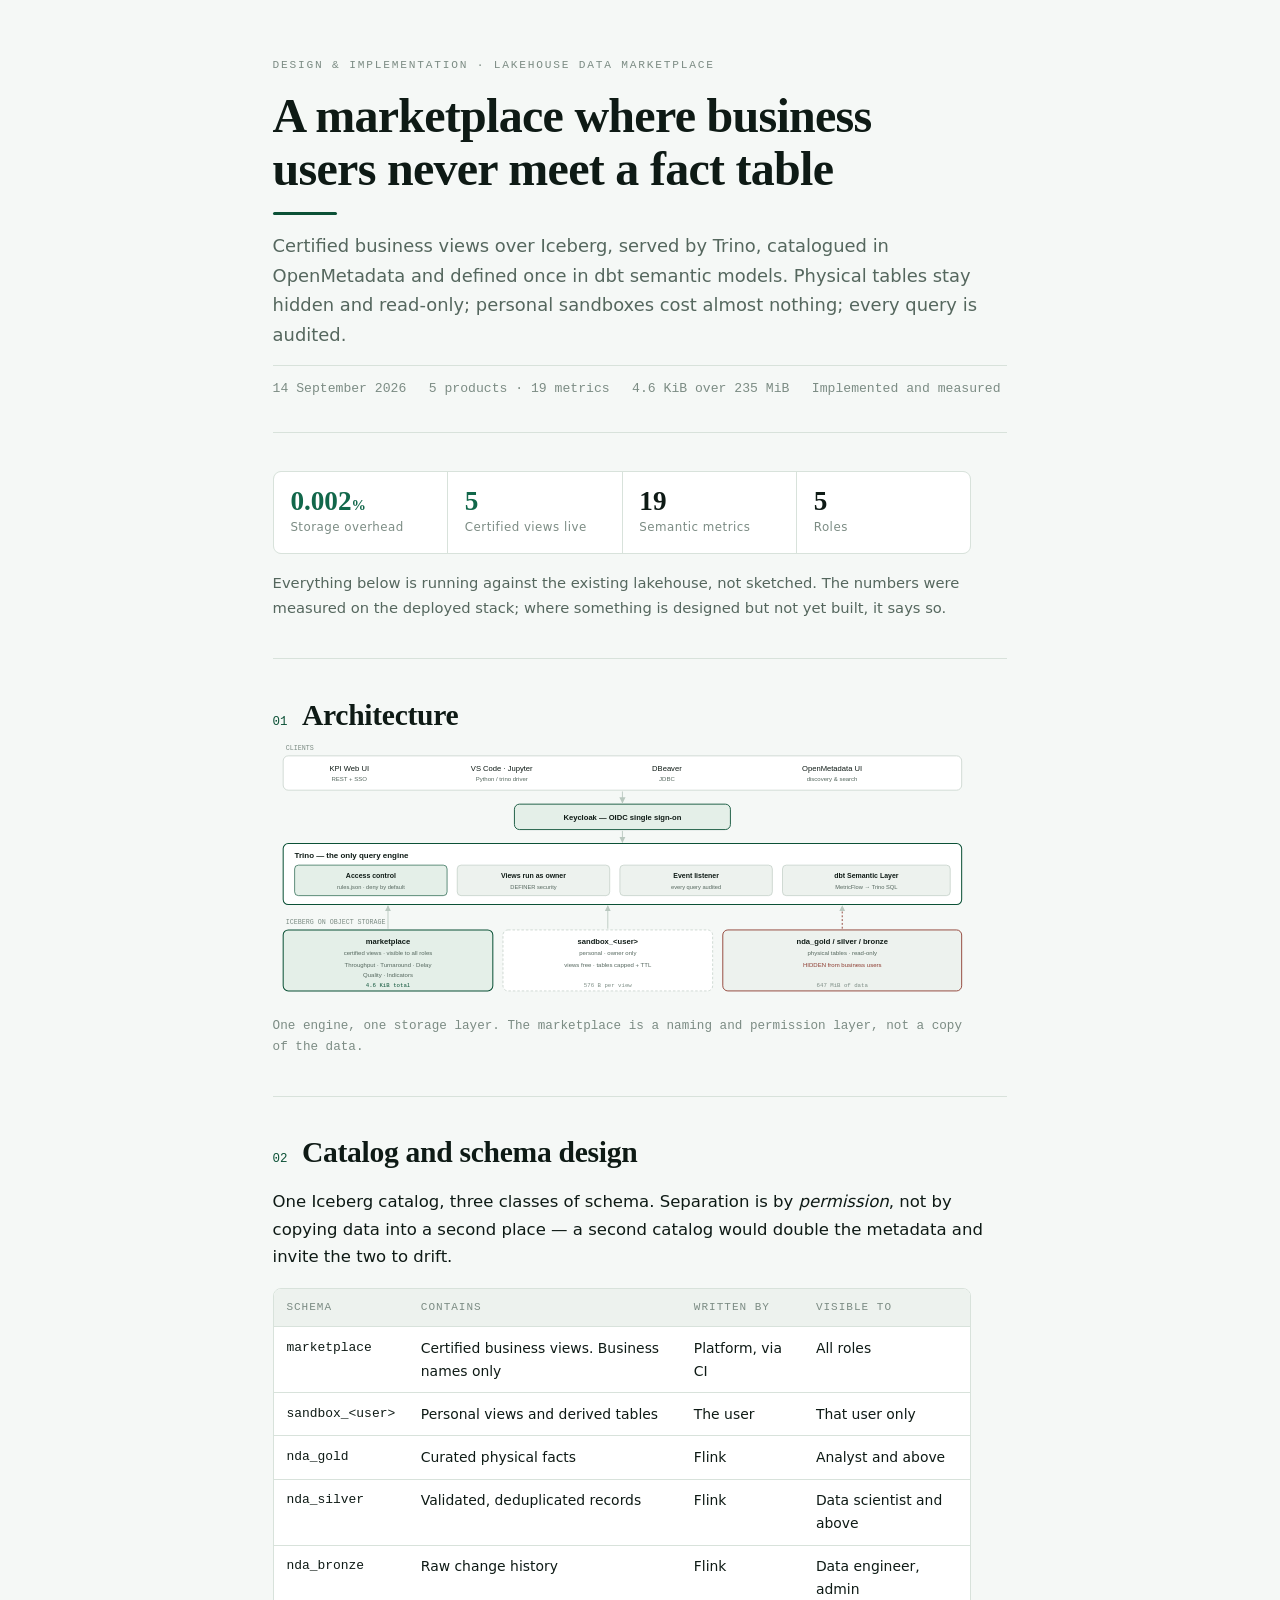
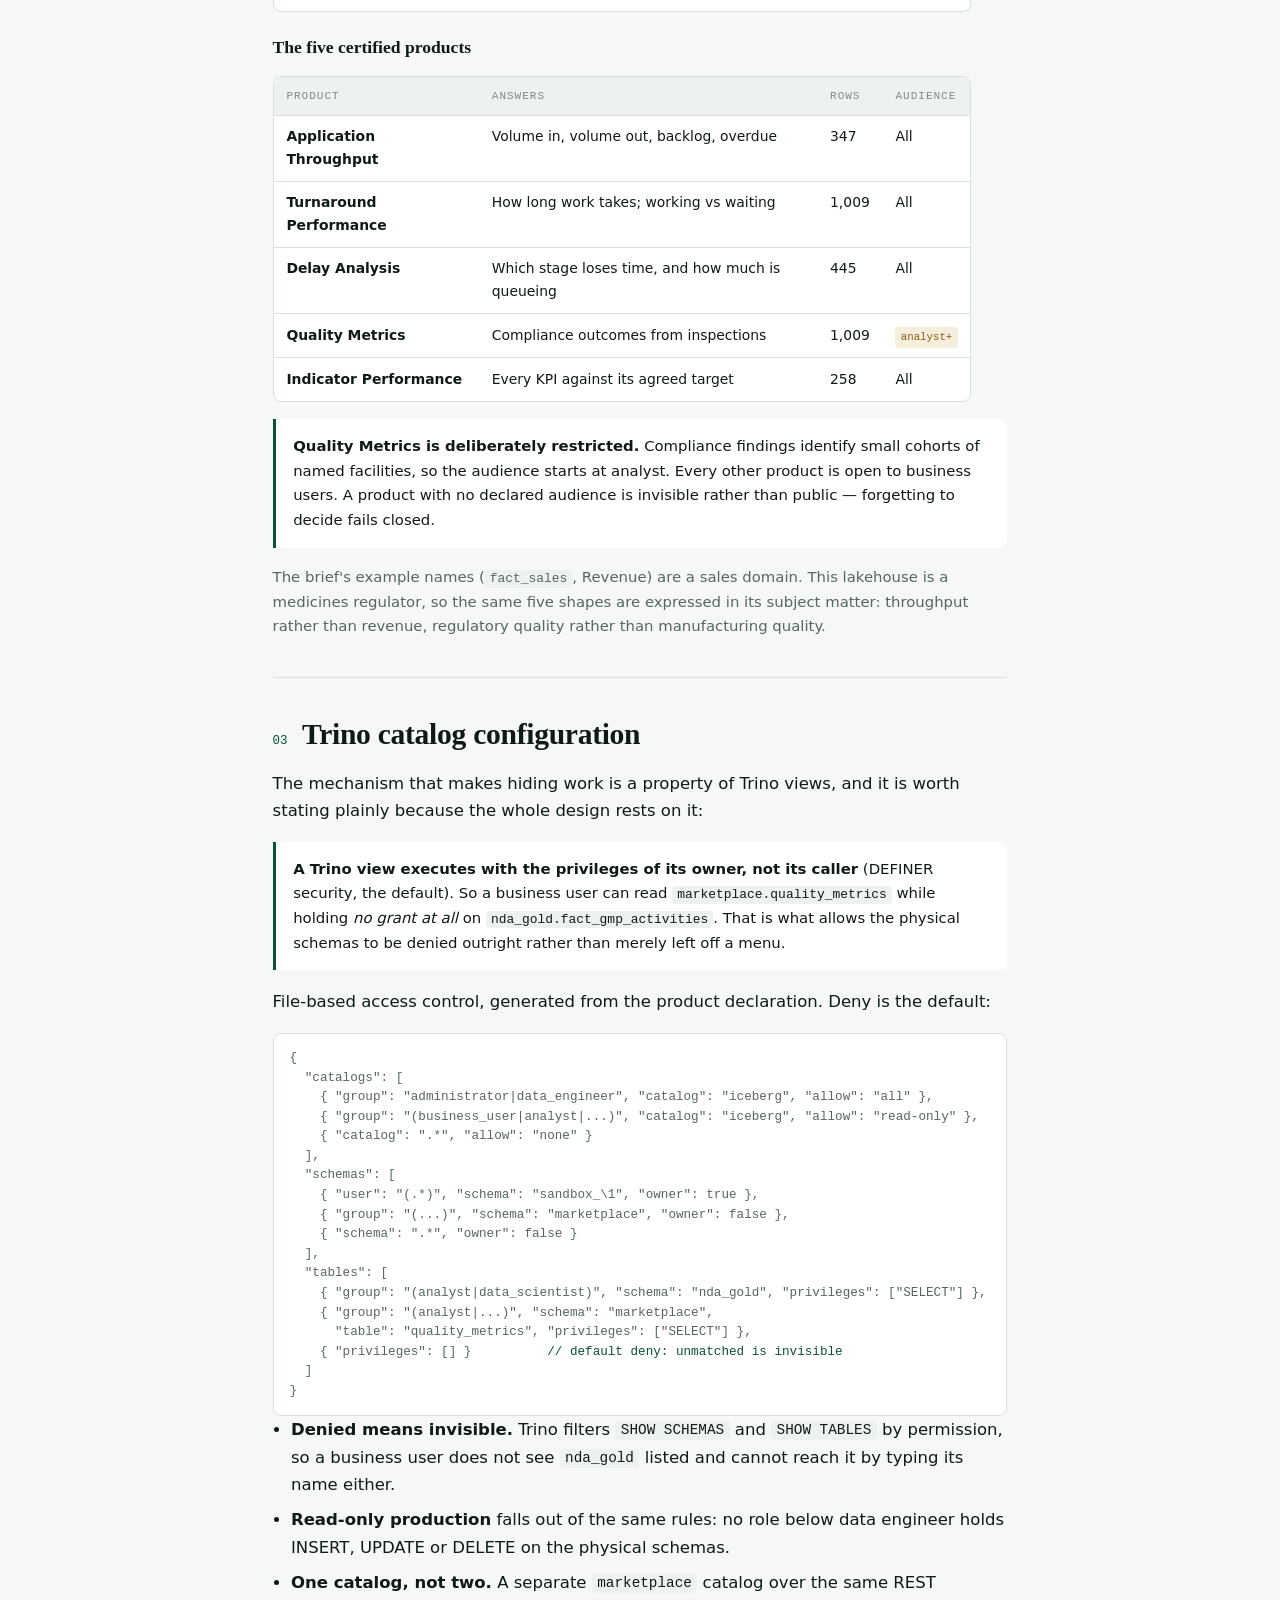
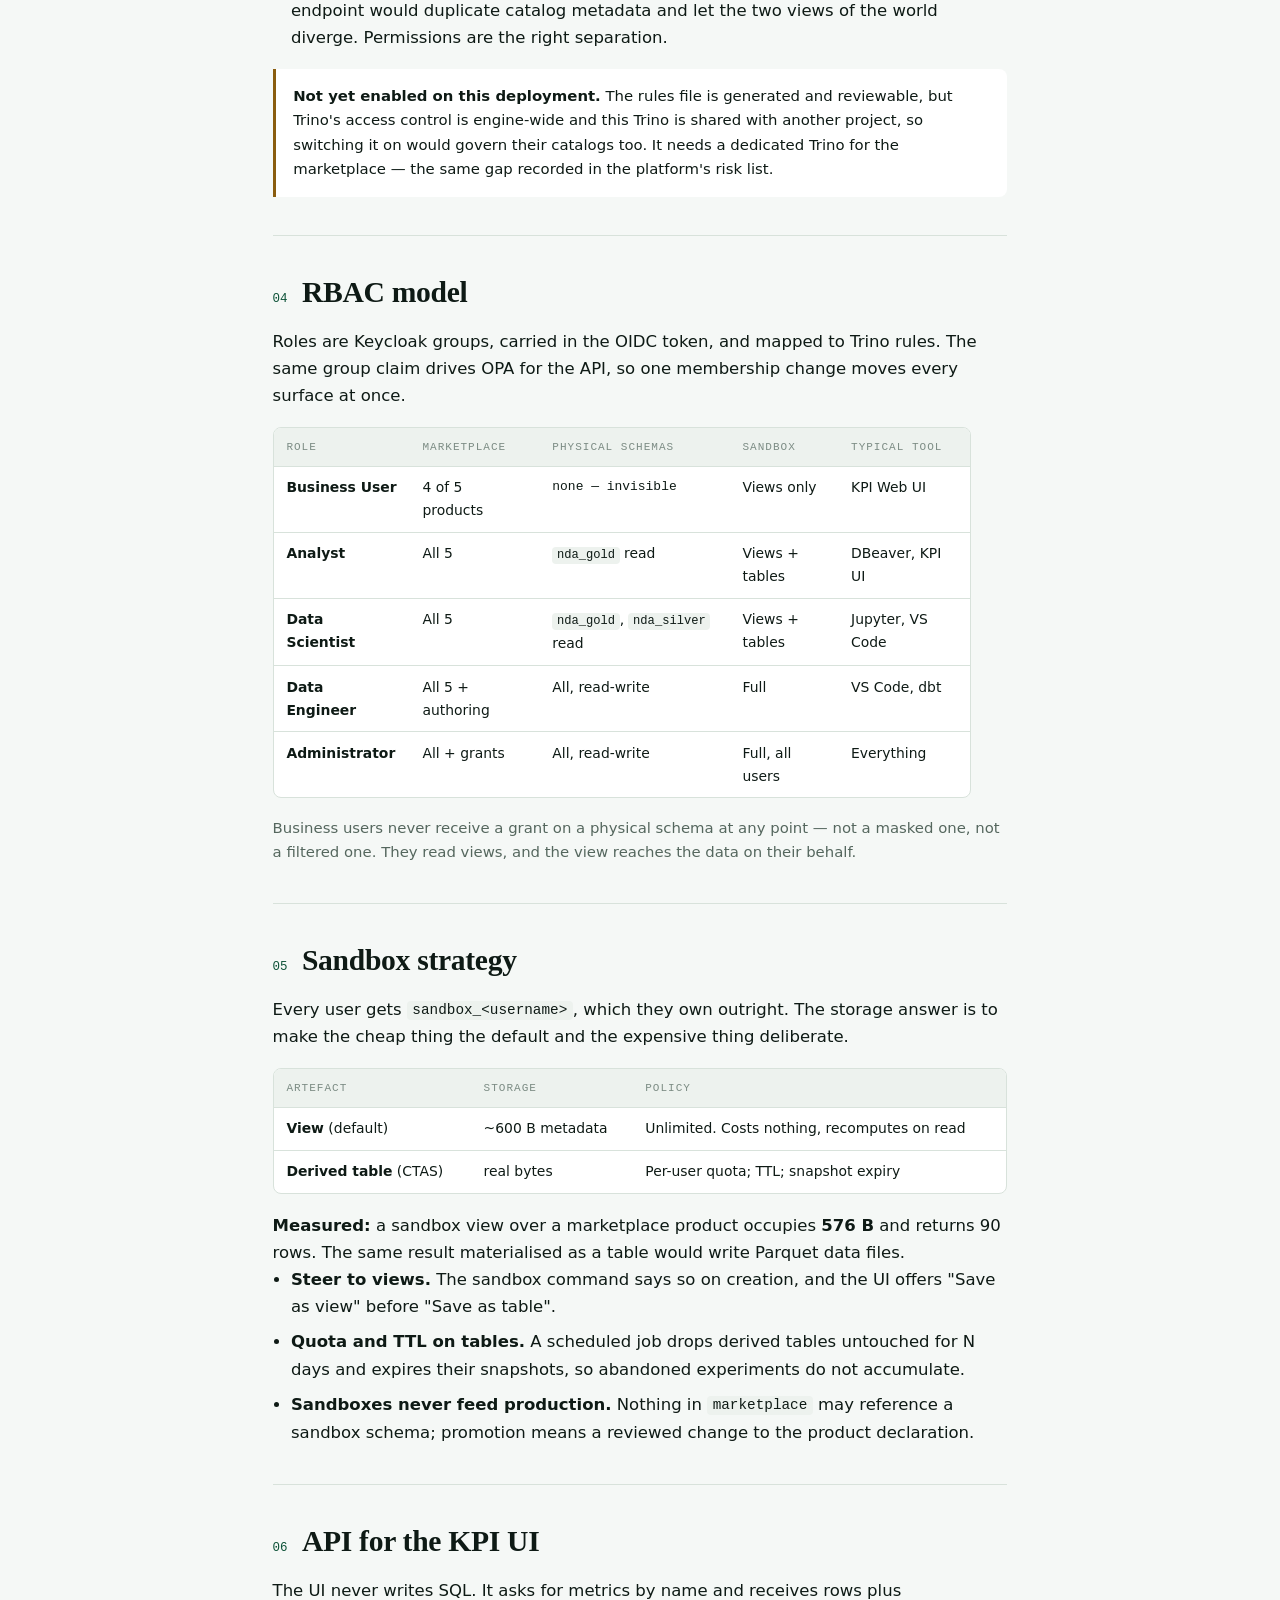
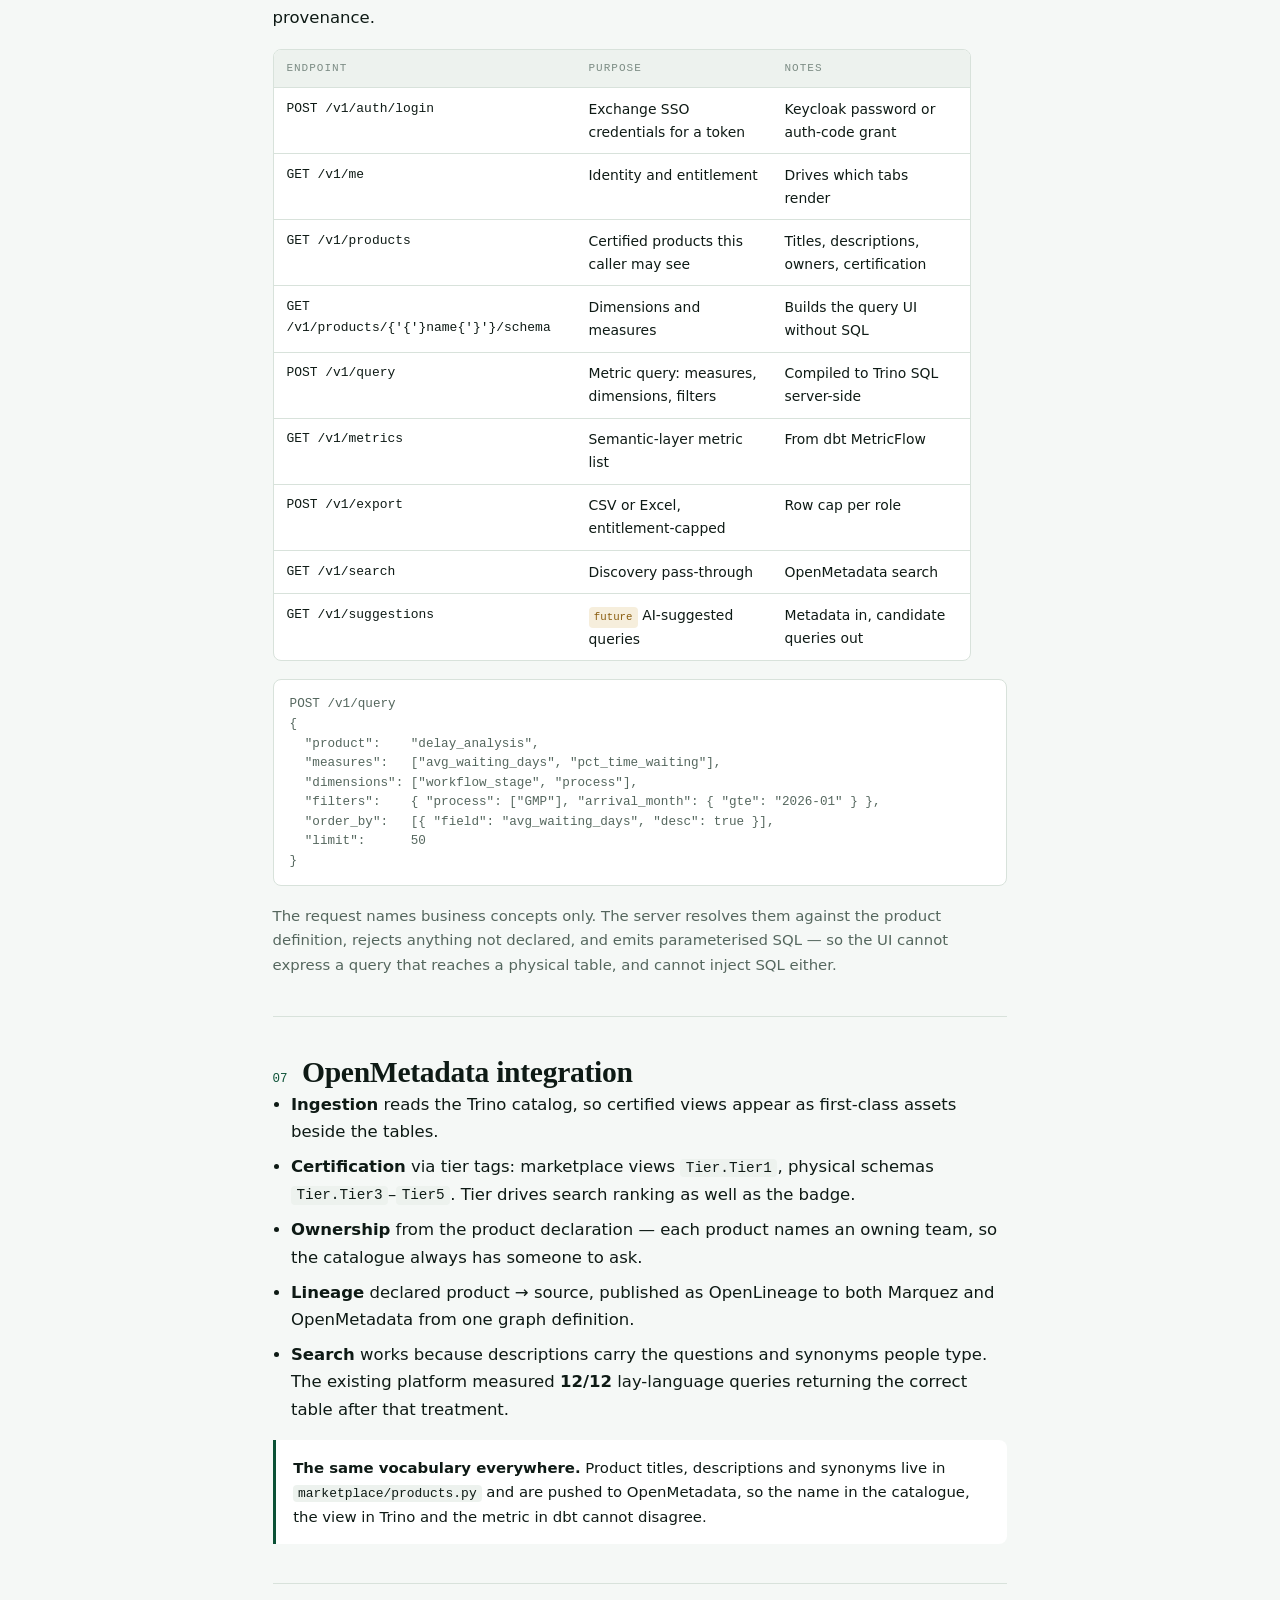
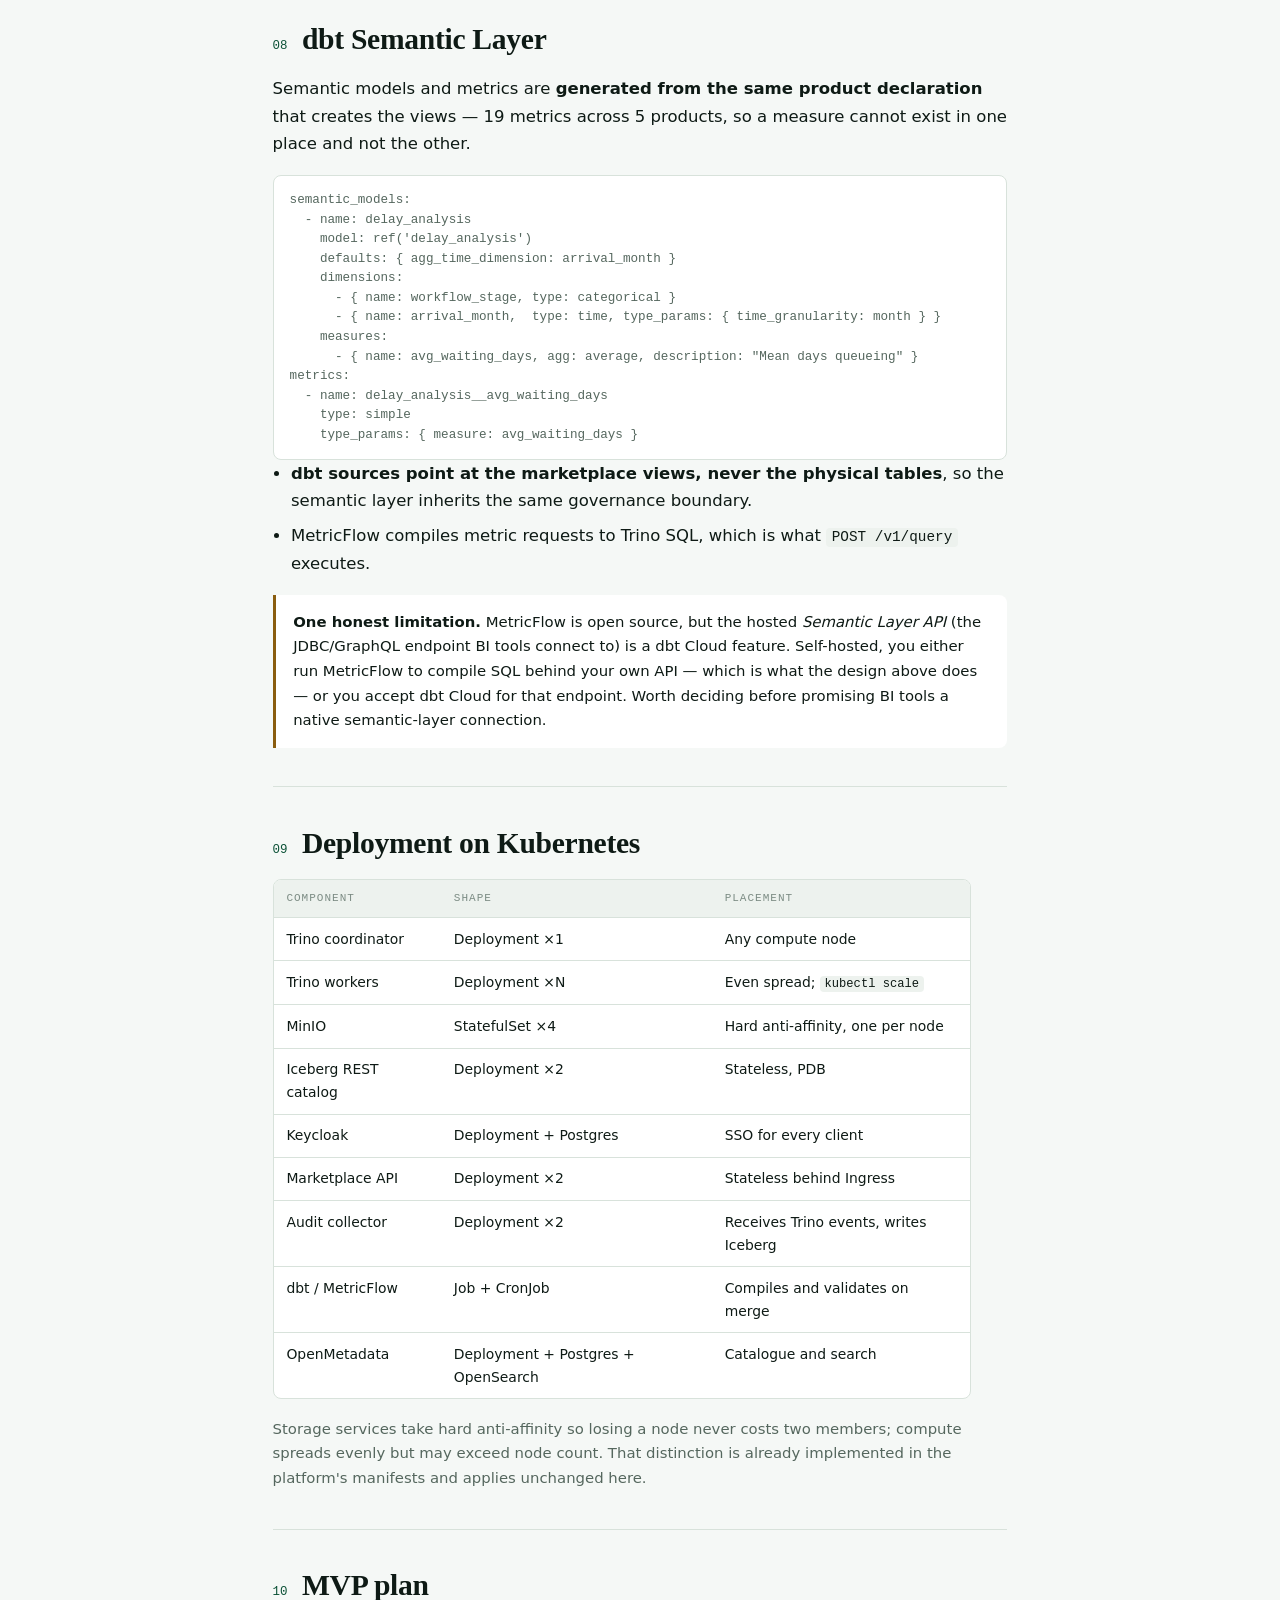
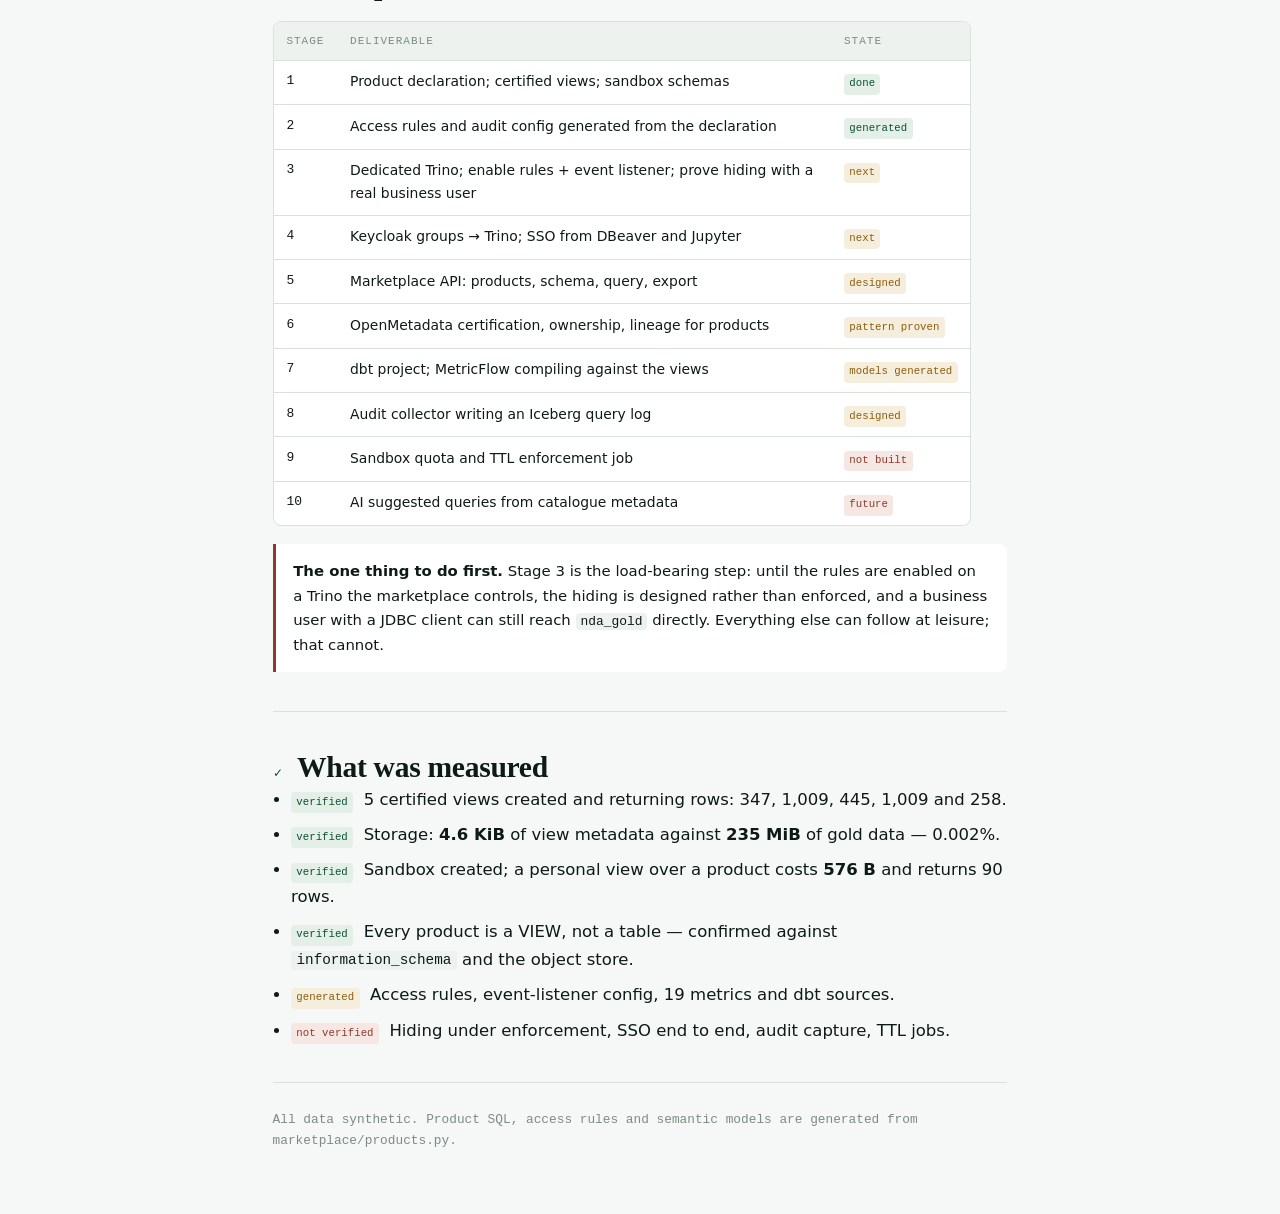
<file: Governed Data Marketplace_files/_t.html>
<!DOCTYPE html>
<!-- saved from url=(0092)https://1c96892f-49aa-4e4e-9c99-8612a9373530.frame.claudeusercontent.com/_f/1789400831-73df/ -->
<html><head><meta http-equiv="Content-Type" content="text/html; charset=UTF-8"><!-- frame-runtime --><script>window.__FRAME_PREAMBLE={"v":1,"capabilities":{"artifact":"artifact.O-h4mzdy.js","assets":"assets.DhQw8DTi.js","comments":"comments.C6_GMA3d.js","db":"db.DL2sIJ17.js","downloads":"downloads.axDW2QAi.js","embed":"embed.swQslL0W.js","endpoints":"endpoints.BPfoKaE1.js","mcp":"mcp.lwNh9CRG.js","network":"network.B5UA9Su4.js","permissions":"permissions.DWFFeHI0.js","room":"room.BKBgdjQJ.js","sample":"sample.C3Z4Ht8i.js","self":"artifact.O-h4mzdy.js","user":"user.CCh6oTS_.js"},"transforms":"_transforms.BXjPs0fy.js","comments":"_comments.CoT-GWno.js","translate":"_translate.DqxC5ek1.js","ldx":"_ldx.CqNtBrkk.js"}                                                                                                                                                                                                                                                                                                                                                                                                                             </script><script>(function(){"use strict";var Rn=3e5;function tr(t,e){try{const n=t("navigation")[0],o=[n.responseStart,n.redirectEnd-n.redirectStart,n.domContentLoadedEventStart,e()];for(let a=0;a<o.length;a++){if(!(o[a]>=0&&o[a]<=3e5))return;o[a]=o[a]|0}return o}catch{return}}var rr=["light","dark","system"],nr=/^[A-Za-z0-9_-]{1,64}$/,wt=/^[a-zA-Z_:][a-zA-Z0-9_:.-]{0,127}$/,or=new Set(["class","hidden","value","checked","style","title","alt","placeholder","lang","dir","role","tabindex","disabled","readonly","contenteditable","open","colspan","rowspan"]);function ar(t){const e=t.toLowerCase();return e.startsWith("data-")||e.startsWith("aria-")||or.has(e)}var bt="data-ldx-props";function sr(t,e){if(e.toLowerCase()===bt)return!0;const n=t.getAttribute(bt);if(n===null)return!1;try{const o=JSON.parse(n);if(o===null||typeof o!="object"||Array.isArray(o))return!0;const a=e.toLowerCase();return Object.keys(o).some(s=>s.toLowerCase()===a)}catch{return!0}}var Tn="http://www.w3.org/1999/xhtml",lr="http://www.w3.org/2000/svg",ir=new Set(["script","style","iframe","noscript","noframes","noembed","xmp","plaintext","template","title","textarea","object","embed"]),cr=new Set(["script","style"]);function ur(t){const e=t.localName.toLowerCase();return t.namespaceURI==="http://www.w3.org/1999/xhtml"?!ir.has(e):t.namespaceURI===lr?!cr.has(e):!1}function Ve(t,e){return t===e||(t===160||t===32)&&(e===160||e===32)}function fr(t,e){const n=t.length,o=e.length;let a=0;for(;a<n&&a<o&&Ve(t.charCodeAt(a),e.charCodeAt(a));)a++;let s=0;for(;s<n-a&&s<o-a&&Ve(t.charCodeAt(n-1-s),e.charCodeAt(o-1-s));)s++;return{p:a,s}}function dr(t,e){const n=t.firstChild;if(t.childNodes.length!==1||n===null||n.nodeType!==Node.TEXT_NODE){t.textContent=e;return}const o=n.data,a=o.length,s=e.length,{p:c,s:d}=fr(o,e);c===a&&d===0&&a===s||n.replaceData(c,a-c-d,e.slice(c,s-d));const O=n.data,S=t.ownerDocument.getSelection?.()??null,P=S!==null&&S.rangeCount>0&&(S.anchorNode===n||S.focusNode===n)?{anchor:S.anchorNode,anchorOffset:S.anchorOffset,focus:S.focusNode,focusOffset:S.focusOffset}:null;let v=-1,T=-1;for(let h=0;h<O.length&&h<e.length;h++){const I=O.charCodeAt(h),$=e.charCodeAt(h);I!==$&&Ve(I,$)&&(v<0&&(v=h),T=h)}const m=v>=0;if(m&&n.replaceData(v,T-v+1,e.slice(v,T+1)),m&&P!==null&&P.anchor!==null&&P.focus!==null)try{S.setBaseAndExtent(P.anchor,P.anchorOffset,P.focus,P.focusOffset)}catch{}}var hr=new Set(["html","head","body","frameset"]);function pr(t){return t.namespaceURI==="http://www.w3.org/1999/xhtml"&&hr.has(t.localName)}function mr(t){if(t===null||typeof t!="object")return!1;const e=t;if(typeof e.target!="string"||!nr.test(e.target)||e.text!==void 0&&typeof e.text!="string")return!1;if(e.attrsSet!==void 0){if(e.attrsSet===null||typeof e.attrsSet!="object")return!1;for(const[n,o]of Object.entries(e.attrsSet))if(!wt.test(n)||typeof o!="string")return!1}if(e.attrsRemoved!==void 0){if(!Array.isArray(e.attrsRemoved))return!1;for(const n of e.attrsRemoved)if(typeof n!="string"||!wt.test(n))return!1}return!0}function vr(t,e){if(t===null||typeof t!="object")return!1;const{seq:n,elements:o}=t;if(typeof n!="number"||!Number.isSafeInteger(n)||!Array.isArray(o)||o.length===0||o.length>64)return!1;for(let a=0;a<o.length;a++)if(!e(o[a]))return!1;return!0}function _r(t){return t===null||typeof t!="object"?!1:vr(t.__frame_patch,mr)}function yr(t){if(t===null||typeof t!="object")return!1;const e=t.__frame_init;return e!==null&&typeof e=="object"}function gr(t){return t!==null&&typeof t=="object"&&t.__frame_size_poke===!0}function wr(t){if(t===null||typeof t!="object")return!1;const e=t.__frame_host_visible;return e!==null&&typeof e=="object"&&typeof e.visible=="boolean"}function br(t){if(t===null||typeof t!="object")return!1;const e=t.__frame_theme;if(e===null||typeof e!="object")return!1;const n=e.theme;return typeof n=="string"&&rr.includes(n)}var Er=["ok","empty","snapshot_error","snapshot_timeout","unclonable","oversize","unavailable","restore_error","withheld"],Sr=["TypeError","RangeError","ReferenceError","SyntaxError","DataCloneError","QuotaExceededError","AbortError","TimeoutError","SecurityError","Error","other"];function kr(t){return typeof t=="string"&&Sr.includes(t)?t:"other"}var Ar=Object.freeze({until:null,now:!1}),Rr="__claude_hot",Tr="__claude_hot_in",Or=/^__claude_hot(?:_in)?(?::|$)/,Et=/^[0-9a-z]{1,32}$/,We=t=>t===void 0?Rr:"__claude_hot:"+t,ye=t=>t===void 0?Tr:"__claude_hot_in:"+t;function Lr(t,e){const n=[];for(let o=0;o<t.length;o++){const a=t.key(o);a!==null&&a!==e&&Or.test(a)&&n.push(a)}for(const o of n)t.removeItem(o)}function Mr(t){let e=null;try{e=B(JSON.parse(t)?.hot)}catch{return null}return e===null||typeof e.k!="string"||!Et.test(e.k)?null:ae(e.g)?{k:e.k,g:e.g}:{k:e.k}}var On=262144,Pr=3e3,Nr=5e3,St=/^[a-z0-9._:-]{1,64}$/,Cr=["none","hot-restart","hard-reload"],jr=["asset","doc","added","removed"],Ir=1500,Fr=/^[0-9a-f]{64}$/;function B(t){return t!==null&&typeof t=="object"?t:null}function ae(t){return typeof t=="number"&&Number.isInteger(t)&&t>=0&&t<2**31}function kt(t){return t===void 0||typeof t=="number"&&Number.isFinite(t)}function xr(t){return t===void 0||typeof t=="string"&&St.test(t)}function At(t){const e=B(t);return e!==null&&(e.until===null||typeof e.until=="number"&&Number.isFinite(e.until))&&typeof e.now=="boolean"}function Xe(t){const e=B(t);return e!==null&&typeof e.ver=="string"&&e.ver.length<=128&&kt(e.seq)&&typeof e.handoff=="string"&&Er.includes(e.handoff)&&xr(e.note)}function Dr(t){const e=B(t);return e!==null&&ae(e.gen)&&(e.phase==="final"||e.phase==="pending")&&(e.from===null||Xe(e.from))}function Hr(t){const e=B(t);return e!==null&&e.kv===1&&ae(e.gen)&&Xe(e.from)&&Object.hasOwn(e,"data")}function qr(t){const e=B(t);return e!==null&&e.__frame_hot_snapshot===!0&&ae(e.gen)&&typeof e.timeoutMs=="number"&&e.timeoutMs>=0&&e.timeoutMs<=6e4&&(e.handoff===void 0||typeof e.handoff=="boolean")&&(e.deadline===void 0||At(e.deadline))&&kt(e.seq)&&(e.note===void 0||typeof e.note=="string")&&(e.key===void 0||typeof e.key=="string")}function Br(t){const e=B(t);return e!==null&&e.__frame_hot_start===!0&&ae(e.gen)&&Xe(e.from)}function Ur(t){return typeof t=="string"&&t.length>=1&&t.length<=128}function Rt(t){return B(t)!==null&&!Array.isArray(t)}function Gr(t){const e=B(t);return e!==null&&e.__frame_cap_grant===!0&&typeof e.cap=="string"&&Ur(e.ver)&&(e.grant===void 0||Rt(e.grant))&&(e.budgets===void 0||Rt(e.budgets)&&Object.values(e.budgets).every(Number.isFinite))&&(e.brokerGen===void 0||ae(e.brokerGen))}function zr(t){const e=B(t);return e!==null&&e.__frame_cap_rewired===!0&&(e.caps===void 0||Array.isArray(e.caps)&&e.caps.every(n=>typeof n=="string"))&&(e.brokerGen===void 0||ae(e.brokerGen))}function Tt(t){const e=B(t);return e!==null&&typeof e.ver=="string"&&e.ver.length<=128&&Number.isFinite(e.seq)}function Ot(t){if(t==null||typeof t=="string")return!0;const e=B(t);return e!==null&&typeof e.doc=="string"&&typeof e.profile=="string"}function Kr(t){const e=B(t);return e!==null&&typeof e.path=="string"&&jr.includes(e.kind)&&Ot(e.from)&&Ot(e.to)}function $r(t){return t===null?null:Object.freeze(t.filter(Kr))}function Vr(t){const e=B(t);return e!==null&&e.__frame_hot_update===!0&&Number.isFinite(e.id)&&Tt(e.from)&&Tt(e.to)&&(e.changed===null||Array.isArray(e.changed))&&Cr.includes(e.required)&&At(e.deadline)&&typeof e.verdictTimeoutMs=="number"&&e.verdictTimeoutMs>=0&&e.verdictTimeoutMs<=6e4&&(e.preflight===void 0||typeof e.preflight=="string"&&Fr.test(e.preflight))}var se=/^[\w.-]+\.js$/;function Wr(t,e,n){return n?"inert":typeof e=="string"&&se.test(e)?t?[e]:"inert":t?"inert":"framed"}var Lt=Object.freeze({[Symbol("claude.hot.restart")]:!0});function Mt(t,e){let n;try{n=t??sessionStorage}catch{return null}const o=We(e?.k),a=ye(e?.k);let s=null;try{s=n.getItem(o)}catch{}try{n.removeItem(o)}catch{}try{Lr(n,a)}catch{}let c=null;if(s!==null&&!(e!==null&&e.g===void 0))try{const d=JSON.parse(s);Hr(d)&&(e===null||d.gen===e.g)&&(c=d)}catch{}if(c===null)try{n.removeItem(a)}catch{}return c}function Xr(){const t=/^\/_f\/([^/]{1,128})\//.exec(location.pathname);return t?t[1]:""}var Yr=/^[^/\\?#]{1,128}$/,Pt=t=>Yr.test(t)&&t!=="."&&t!=="..";function Nt(t,e,n){const o=new URL(t),a="/_f/"+e+"/";if(!e||!o.pathname.startsWith(a)||!Pt(n))return null;const s=o.search.slice(1).split("&").filter(c=>!/^__frame_t(?:=|$)/.test(c)).join("&");return o.origin+"/_f/"+n+"/"+o.pathname.slice(a.length)+(s?"?"+s:"")+o.hash}var Ce="{}";function ge(t){if(!t)return null;const e={ver:t.ver,handoff:t.handoff};return t.seq!==void 0&&(e.seq=t.seq),t.note!==void 0&&(e.note=t.note),e}function Ct(t,e){return t!==null&&t.note===void 0&&e?.note!==void 0?{...t,note:e.note}:t}function jt(t){const e=t?.k;return e!==null&&typeof e=="object"?e:void 0}function Jr(t,e,n,o=null){const a=setTimeout,s=clearTimeout,c=queueMicrotask,d=performance.now.bind(performance),O=new TextEncoder;let S=null,P=null;try{S=history,P=S.replaceState.bind(S)}catch{}const v=(...r)=>{try{console.warn(...r)}catch{}};let T=Xr(),m=null;try{m=sessionStorage}catch{}const h={storage:m,fetch:typeof fetch=="function"?fetch.bind(globalThis):null,entry:location.origin+location.pathname+location.search,ver:T,key:o?.k};let I=o?.k;const $=typeof requestAnimationFrame=="function"?requestAnimationFrame:r=>a(()=>r(d()),16);let y=e?.data??{},N=ge(e?.from),A=e?.gen??0,F=e!==null,V=!1,Q=!1,W=null,Se=!1;const ke=new AbortController;let Ae=null,q=null,Re=null,Te=!1,i=()=>{};const p=new Promise(r=>{i=r});let g=!1,x=!1,C=!1,D,L=null,ce=!1,De=!1,re=!1,Oe=!1,ne=!1,de=!1;const oe=r=>{for(const u of[We(r),ye(r)])try{m?.removeItem(u)}catch{}},H=(r,u)=>{try{u!==null&&n.post(r,u)}catch{}},he=()=>ne||=re&&(q===null||Oe),X=()=>{const r={__frame_hot:!0,ready:q!==null,accept:Re!==null,demand:!0};de=!ne,de&&(r.booting=!0),g&&(r.readData=!0),C&&(r.threw=!0),L?.assess&&(r.preflight=!0),H(r,W)};let Le=!1,Me=!1,l=!1,w=!1;const _=()=>{Le||!Se||l||(Le=!0,H({__frame_reveal_hold:!0},"*"))},M=()=>new Promise(r=>{let u,f=0;const b=j=>{if(u===void 0)u=j;else if(j!==u||++f>=8){r();return}try{$(b)}catch{r()}};try{$(b)}catch{r()}}),Y=()=>{l=!0,H({__frame_reveal_ready:!0},"*")},K=r=>{Me||(Me=!0,r.then(u=>{if(u===!1)return;let f=null;try{f=L?.settle?.()??null}catch{}return(f===null?M():new Promise(b=>{a(b,50),Promise.resolve(f).then(b,b)}).then(M)).then(Y)}))},Pe=()=>{if(w||!l)return;w=!0;const r=()=>{try{L?.afterReveal?.()}catch{}};r(),M().then(()=>{r(),Y()})},He=(r=!1)=>{if(Te||q===null||!F||!Q)return;Te=!0;const u=q,f=y;c(()=>{let b;try{b=u(f)}catch(U){throw i(!1),U}let j=!1;try{j=typeof b?.then=="function"}catch{}if(!j){i(!0);return}Promise.resolve(b).then(()=>i(!0),U=>{i(!1),c(()=>{throw U})})}),K(r?p:n.dcl.then(()=>p))},qe=r=>typeof r=="string"&&St.test(r)?r:void 0,ct=r=>{const u={__frame_hot_restart:!0},f=qe(r?.note);f!==void 0&&(u.note=f),r?.required==="hard-reload"&&(u.required="hard-reload"),H(u,W)},Vt=Object.freeze({get data(){return Q||(x=!0),!F&&!g&&(g=!0,Q&&X()),y},get from(){return N},get gen(){return A},signal:ke.signal,snapshot(r){typeof r=="function"&&(Ae=r)},ready(r){typeof r!="function"||q!==null||(q=r,_(),X(),V&&H({__frame_hot_ready:!0,gen:A},W),He())},accept(r){typeof r=="function"&&(Re=r,X())},restart(r){const u={note:r?.note,required:r?.required};if(Q){ct(u);return}const f=D;D={note:qe(f?.note)??u.note,required:f?.required==="hard-reload"||u.required==="hard-reload"?"hard-reload":void 0}}});let Be=null,Wt=()=>{};const yn=new Promise(r=>{Wt=r});let gn=null;const Xt=()=>gn??=n.dcl.then(()=>{let r=!1;try{r=Be!==null&&Be.expect()}catch{}if(!r)return;const u=Be.maxMs;return new Promise(f=>{yn.then(f),a(f,u)})}),Yt=()=>{if(!ce||De||L===null)return;De=!0;const r=L;Xt().then(()=>{try{l||r.afterStart(jt(e),!1)}catch{}})},Jt=r=>{e!==null&&x&&(g=!0),y={},N=null,A=0;try{m?.removeItem(ye(o?.k))}catch{}e!==null&&!r&&K(n.dcl.then(()=>q!==null?p:void 0))},wn=()=>{ce=!0,K(Xt().then(()=>q!==null?p:void 0)),Yt()};try{addEventListener("error",()=>{C||q!==null||(C=!0,X())})}catch{}const Zt=()=>{a(()=>{!ne&&he()&&de&&X()},0)};try{re=document.readyState==="complete",re||addEventListener("load",()=>{re=!0,Zt()},{once:!0})}catch{re=!0}he(),p.then(()=>{Oe=!0,Zt()});let ue=-1,ut,ft,Ne=!0,dt=!1,ht,Ue=null;const pt=r=>{const u=Ue===null;Ue=Ne&&r[0]!=="withheld"?r:["withheld",r[1],Ce];let f=r[0];if(Ne&&f!=="withheld"){const j={ver:T,handoff:f};ut!==void 0&&(j.seq=ut),ft!==void 0&&(j.note=ft);try{if(m===null)throw new Error("no storage");m.setItem(We(I),'{"kv":1,"gen":'+ue+',"from":'+JSON.stringify(j)+(ht!==void 0?',"k":'+JSON.stringify(ht):"")+',"data":'+(f==="ok"?r[2]:Ce)+"}")}catch{f="unavailable"}}else{f="withheld",oe(I);try{L?.release?.()}catch{}}const b={__frame_hot_snapshotted:!0,gen:ue,handoff:f,bytes:r[1]};r[3]!==void 0&&(b.errName=r[3]),H(b,W),u&&(f==="snapshot_error"||f==="unclonable"||f==="oversize")&&v("claude.hot: snapshot",f,r[3])},pe=r=>{try{return kr(r?.name)}catch{return"other"}},me=(r,u,f=0)=>pt(u===void 0?[r,f,Ce]:[r,f,Ce,pe(u)]),bn=r=>{if(r.gen<=ue)return;const u=ue>=0;if(ue=r.gen,ut=r.seq,ft=qe(r.note),typeof r.key=="string"&&Et.test(r.key)&&r.key!==I&&(oe(I),I=r.key),Ne&&=r.handoff!==!1,u){Ue!==null?pt(Ue):dt&&H({__frame_hot_held:!0,gen:ue},W);return}ke.abort();const f=Object.freeze({handoff:Ne,timeoutMs:r.timeoutMs,deadline:r.deadline??Ar}),b=Ae,j=()=>{if(Ne)try{ht=L?.capture()}catch{}if(b===null){me("empty");return}let k=!1;const G=a(()=>{k||(k=!0,me("snapshot_timeout"))},Math.max(0,f.timeoutMs));Promise.resolve().then(()=>b(f)).then(ve=>{if(k)return;k=!0,s(G);let ee;try{ee=JSON.stringify(ve)}catch(mt){me("unclonable",mt);return}if(typeof ee!="string"){me("unclonable");return}let te=ee.length;try{te=O.encode(ee).length}catch{}if(te>262144){me("oversize",void 0,te);return}pt(["ok",te,ee])},ve=>{k||(k=!0,s(G),me("snapshot_error",ve))})};let U=null;try{U=L?.holdForIme()??null}catch{}if(U===null)j();else{dt=!0,H({__frame_hot_held:!0,gen:ue},W);const k=()=>{dt=!1,j()};U.then(k,k)}},En=r=>{if(!V||F||q===null||r.gen!==A)return;let u=null;try{u=Mt(m,o&&{k:o.k,g:r.gen})}catch{}if(u!==null&&u.gen!==r.gen){u=null;try{m?.removeItem(ye(o?.k))}catch{}}y=u?.data??{},N=Ct(ge(u?.from??r.from),ge(r.from)),u!==null&&(A=u.gen),F=!0,V=!1;const f=jt(u);p.then(b=>{try{b&&L?.afterStart(f,!0)}catch{}}),He(!0)};let Ge=0;const Sn=r=>{const u=Re;if(u===null||r.id<=Ge)return;Ge=r.id;const f=L?.assess;if(r.preflight===void 0||f===void 0){Qt(r,u);return}let b=!1;const j=G=>{b||(b=!0,s(k),r.id===Ge&&Qt(r,u,G))},U=()=>j(f.timeout(r)),k=a(U,Ir+100);f.run(r,window).then(j,U)},Qt=(r,u,f)=>{let b,j=!1,U=!1,k,G,ve=null;const ee=E=>{if(U)return!1;if(k!==void 0&&k!==E)return v(`claude.hot: u.${E}() ignored - u.${k}() was called first`),!1;const Z=k===void 0;return k=E,Z},te=E=>{k="restart",v(`claude.hot: ${E} - restarting`)},mt=()=>{if(!ee("adopt")||r.id!==Ge)return;const E=r.to.ver;if(ze.required!=="none"){te(`u.adopt() needs required 'none', it is '${ze.required}'`);return}if(!Pt(E)){te("u.adopt() cannot address this version");return}if(!T||E===T)return;const Z=T,J=h.entry;let Ke="",_t,_e=null,$e;try{Ke=location.href,_t=S.state,_e=Nt(Ke,Z,E),_e!==null&&(P(_t,"",_e),location.pathname.startsWith("/_f/"+E+"/")?_e=location.href:$e="navigate event canceled")}catch(gt){$e=pe(gt)}if($e!==void 0){G="adopt_failed",te(`adopt_failed ${$e}; URL not changed`);return}_e===null?(G="adopt_skipped",v(`claude.hot: adopt_skipped - page already left /_f/${Z}/; URL not changed, update still applied`)):G="adopted",T=h.ver=E;try{h.entry=Nt(J,Z,E)??J}catch{}const yt=_e;ve=()=>{if(T===E){if(yt!==null)try{if(location.href!==yt)v("claude.hot: adopt_revert_skipped - update not applied; URL left where the page navigated");else{if(P(_t,"",Ke),location.href!==Ke){v("claude.hot: adopt_revert_failed navigate event canceled - URL still at the new version");return}G="adopt_reverted",v("claude.hot: adopt_reverted - adopt() was called but the handler threw; URL restored")}}catch(gt){v(`claude.hot: adopt_revert_failed ${pe(gt)} - URL still at the new version`);return}T=h.ver=Z,h.entry=J,yt===null&&(G=void 0)}}},ze=Object.freeze({from:{ver:r.from.ver,seq:r.from.seq},to:{ver:r.to.ver,seq:r.to.seq},changed:$r(r.changed),required:r.required,deadline:r.deadline,adopt:mt,defer(){return ee("defer")&&ze.deadline.now&&te("u.defer() past the deadline"),Lt},restart(E){return ee("restart"),k==="restart"&&!U&&(b??=qe(E?.note),j||=E?.required==="hard-reload"),Lt},...f?.update}),kn=(E,Z)=>{U=!0,E==="threw"?(ve?.(),b??=pe(Z).toLowerCase()):k===void 0&&v(E==="timeout"?"claude.hot: accept handler did not answer in time - restarting":"claude.hot: accept handler settled without defer/restart/adopt - restarting");const J={__frame_hot_verdict:!0,id:r.id};J.verdict=E==="threw"||k===void 0||k==="restart"?"restart":k==="adopt"?"applied":"deferred",J.verdict==="restart"&&(j&&(J.required="hard-reload"),b!==void 0&&(J.note=b)),G!==void 0&&(J.verdict==="applied"||G!=="adopted")&&(J.adopt=G),H(Object.assign(J,f?.verdict),W)};let er=!1;const vt=(E,Z)=>er?!1:(er=!0,s(An),kn(E,Z),!0),An=a(()=>vt("timeout"),r.verdictTimeoutMs);Promise.resolve().then(()=>u(ze)).then(()=>vt("settled"),E=>{!vt("threw",E)&&k==="adopt"&&ct({note:pe(E).toLowerCase()}),v("claude.hot: accept",pe(E))})};try{t.hot===void 0&&Object.defineProperty(t,"hot",{value:Vt,writable:!1,configurable:!1,enumerable:!1})}catch{}return{hot:Vt,boot:h,afterConnect(){Se=!0,(e!==null||q!==null)&&_()},onInit(r,u){W=u,Q=!0;const f=Dr(r)?r:null;f?.phase==="final"&&e!==null&&e.gen===f.gen?(F=!0,N=Ct(N,ge(f.from)),wn()):(V=f?.phase==="pending",Jt(V),F=!V,A=f?.gen??0,N=ge(f?.from)),X(),de&&a(()=>{ne||(ne=!0,X())},Nr),V&&q!==null&&H({__frame_hot_ready:!0,gen:A},u),D!==void 0&&(ct(D),D=void 0),He()},onNoInit(){Q=!0,Jt(!1),F=!0,He()},onShell(r){return r?.__frame_revealed===!0?(Pe(),!1):qr(r)?(bn(r),!0):Br(r)?(En(r),!0):Vr(r)?(Sn(r),!0):!1},attachExtras(r){L=r,Yt(),r.assess&&X()},inSlot:()=>ye(I),hydration(r,u){Be??={expect:r,maxMs:u}},hydrated(){Wt()},carried(){return F?y:{}},presented:()=>l}}var Ln="frame_ldx_runtime",Zr="frame_ldx_build",Mn="script#an-form",Qr=256;function It(t,e,n){for(const o of t)n(o)&&t.delete(o);t.size>=Qr&&!t.has(e)&&t.delete(t.values().next().value),t.add(e)}function Ye(t,e,n){try{const o=t[e];if(typeof o!="function")return;t[e]=function(...a){const s=o.apply(this,a);try{n(this)}catch{}return s}}catch{}}var Je;function en(){if(Je)return Je;const t={media:new Set,contexts:new Set,onStart:null,onPause:null};Je=t;const e=window.HTMLMediaElement?.prototype;e&&(Ye(e,"play",a=>{It(t.media,a,s=>s.paused),t.onStart?.(a)}),Ye(e,"pause",a=>t.onPause?.(a)));const n=window.AudioContext,o=window.AudioNode?.prototype;return n&&o&&Ye(o,"connect",a=>{const s=a.context;s instanceof n&&(It(t.contexts,s,c=>c.state==="closed"),t.onStart?.(s))}),t}function tn(t){let e=window;for(let n=0;e.parent&&e.parent!==e&&n<8;n++)if(e=e.parent,t(e))return!0;return!1}function rn(){let t=null;const e=()=>t??parent,n=o=>t?o===t:tn(a=>a===o);return{post(o,a){if(t){e().postMessage(o,a);return}let s=parent;for(let c=0;c<8&&(s.postMessage(o,a),!(!s.parent||s.parent===s));c++)s=s.parent},on(o){const a=s=>{const c=s.source;n(c)&&o(s.data,s.origin,s.isTrusted,()=>{t??=c})};return addEventListener("message",a),()=>removeEventListener("message",a)},port:o=>({post(a,s){if(s?.activation){e().postMessage(a,{targetOrigin:o,includeUserActivation:!0});return}if(s?.transfer){e().postMessage(a,o,s.transfer);return}e().postMessage(a,o)},on(a,s){const c=d=>{n(d.source)&&d.origin===o&&a(d.data,d)};return addEventListener("message",c,s),()=>removeEventListener("message",c,s)}})}}function nn(){const t={post:()=>{},on:()=>()=>{}};return{...t,port:()=>t}}var Ze="__frame_scroll",on=150,an=310,sn=160,ln=3e4;function cn(){let t=0,e=!1,n=!1,o=!1,a=0,s=null;const c=y=>{try{sessionStorage.setItem(Ze,JSON.stringify({y}))}catch{}},d=()=>{if(clearTimeout(t),s===null)return;const y=s;s=null,c(y)},O=()=>{if(e){e=!1;return}n=!0,s=scrollY,clearTimeout(t),t=setTimeout(d,on)};try{addEventListener("scroll",O,{passive:!0}),addEventListener("pagehide",d)}catch{}const S=()=>{let y;try{y=sessionStorage.getItem(Ze)}catch{return null}if(y===null)return null;let N;try{N=JSON.parse(y)}catch{N=null}const A=N?.y;if(!(typeof A=="number"&&Number.isFinite(A)&&A>=0)){try{sessionStorage.removeItem(Ze)}catch{}return null}return A};let P=!1;const v=y=>{try{const N=scrollY;scrollTo({top:y,left:0,behavior:"instant"}),a=y,o=!0,clearTimeout(t),s=null,c(y);const A=scrollY;A!==N&&(e=!0),A!==y&&!P&&(P=!0,addEventListener("load",()=>{try{if(scrollY===A){const F=S();v(F!==null?F:a)}}catch{}},{once:!0}))}catch{}},T=()=>{try{return!!location.hash}catch{return!0}};let m=!1;const h=()=>{try{if(m||innerWidth>an||innerHeight>sn)return;m=!0;const y=Date.now(),N=()=>{try{removeEventListener("resize",N)}catch{}if(Date.now()-y>ln||n||T())return;const A=S();v(A!==null?A:a)};addEventListener("resize",N)}catch{}};let I=!1,$=!1;return{restore(){if(I||(I=!0,T()))return;const y=S();y!==null&&(v(y),h())},promoted(){if($||($=!0,T()))return;const y=S();y!==null?(v(y),h()):o&&v(a)}}}function un(t,e,n,o){let a=null;try{a=window.trustedTypes?.createPolicy("frame-runtime",{createScriptURL:O=>O})??null}catch{}const s=window.Worker,c=s?.prototype,d=Object.freeze({Worker:s,workerOn:c?.addEventListener,workerPost:c?.postMessage,workerTerminate:c?.terminate,fetch:window.fetch.bind(window),preventDefault:Event.prototype.preventDefault,now:Date.now,policy:a,origins:e});n(t).then(O=>O?.bootTopLevel?O.bootTopLevel(d,o):o.settle()).catch(()=>o.settle())}var Pn="modulepreload",Nn=function(t){return"/"+t},Cn={},fn=function(e,n,o){let a=Promise.resolve();function s(c){const d=new Event("vite:preloadError",{cancelable:!0});if(d.payload=c,window.dispatchEvent(d),!d.defaultPrevented)throw c}return a.then(c=>{for(const d of c||[])d.status==="rejected"&&s(d.reason);return e().catch(s)})},dn=window===top,Ft=Object.getOwnPropertyDescriptor(window,"claude"),je=Wr(dn,window.__FRAME_PREAMBLE?.topLevel,Ft?.writable===!1),Qe=typeof je=="object"&&je[0],R=Qe?nn():rn();(function(){const t=Object.defineProperty,e=globalThis,n=["RTCPeerConnection","webkitRTCPeerConnection","RTCDataChannel","RTCIceCandidate","RTCSessionDescription","RTCRtpSender","RTCRtpReceiver"];let o=0;for(let a=0;a<n.length;a++){const s=n[a];try{t(e,s,{value:void 0,writable:!1,configurable:!1})}catch{try{delete e[s]}catch{}try{t(e,s,{value:void 0,writable:!1,configurable:!0})}catch{}}typeof e[s]=="function"&&o++}if(o&&je==="framed")try{R.post({__frame_rtc_lockdown_failed:o},"*")}catch{}})();var xt=1e4,hn=2e3,et=2e3,Dt=Object.freeze([...window.__FRAME_PREAMBLE?.origins??["https://claude.ai","https://preview.claude.ai"]]);function Ht(t){for(const e of Dt)if(e.endsWith(":*"))try{const n=new URL(t);if(`${n.protocol}//${n.hostname}:*`===e)return!0}catch{}else if(t===e)return!0;return!1}var we=Object.freeze({...window.__FRAME_PREAMBLE?.capabilities}),Ie=window.__FRAME_PREAMBLE?.transforms,tt=window.__FRAME_PREAMBLE?.comments,rt=window.__FRAME_PREAMBLE?.translate,be=window.__FRAME_PREAMBLE?.ldx;function qt(t){return fn(()=>import("/_runtime/"+t),void 0)}var Ee=new Set,pn=setTimeout,mn=800+800*Math.random();function le(t){return qt(t).catch(()=>new Promise(e=>pn(e,mn)).then(()=>qt(t+"?r=1")).then(e=>(e!==void 0&&Ee.add(t),e)))}function Bt(t,e,n){return{contract:t.contract,changes:new Set(t.changes??[]),flags:new Set(t.flags??[]),capabilities:t.capabilities??{},capBudgets:t.capBudgets??{},brokerGen:t.brokerGen,transforms:new Map,shellOrigin:e,shell:n,mount:it,hooks:Fe,pipe:()=>({wrap:(o,a)=>(...s)=>{try{return a(...s)}catch(c){return Promise.reject(c)}}})}}var fe=null,z=null;function Ut(t,e,n){try{Object.defineProperty(t,e,{value:n,writable:!1,configurable:!1,enumerable:!0})}catch{try{Object.defineProperty(t,e,{value:n,writable:!1,configurable:!0,enumerable:!0})}catch{}}}var nt=!1,Fe={editBefore:null,edit:null};function vn(t,e,n=!1){const o=[];let a;if(n)try{Fe.editBefore?.(t)}catch{}for(const s of t.elements){const c=document.querySelector(`[data-id="${s.target}"]`);if(!c){a=s.target;break}if([...Object.keys(s.attrsSet??{}),...s.attrsRemoved??[]].some(d=>!ar(d)||sr(c,d))){a=s.target;break}if(s.text!==void 0&&(!ur(c)||pr(c))){a=s.target;break}for(const[d,O]of Object.entries(s.attrsSet??{}))if(!zt(c,d)){try{c.setAttribute(d,O)}catch{}Gt(c,d,O)}for(const d of s.attrsRemoved??[])zt(c,d)||(c.removeAttribute(d),Gt(c,d,null));typeof s.text=="string"&&dr(c,s.text),o.push(s.target)}if(n)try{Fe.edit?.(t.seq,o,a)}catch{}if(a!==void 0){R.post({__frame_patch_miss:{seq:t.seq}},e);return}try{document.dispatchEvent(new CustomEvent("claude:edit",{detail:{seq:t.seq,targets:o}}))}catch{}}function Gt(t,e,n){if(!(t instanceof HTMLInputElement))return;const o=e.toLowerCase();o==="checked"?t.checked=n!==null:o==="value"&&t.type!=="file"&&(t.value=n??"")}function zt(t,e){const n=e.toLowerCase(),o=t;return n==="data-id"||(n==="value"||n==="checked")&&(o.__artifactSecret===!0||/^(password|hidden|file)$/.test(o.type??"")||/(^|\s)(cc-|one-time-code|current-password|new-password)/i.test(`${t.getAttribute("autocomplete")??""} ${o.autocomplete??""}`))}function Kt(t){const e=document.documentElement;t==="light"||t==="dark"?(e.dataset.theme=t,e.style.colorScheme=t,nt=!0):nt&&(delete e.dataset.theme,e.style.colorScheme="",nt=!1)}var ie=new Map,ot=null;function at(){let t;const e={u:new Promise(n=>{t=n}),r:n=>{e.done=!0,t(n)},done:!1,nulled:!1};return e}function xe(t,e){t.nulled=!0,t.ver=e,t.r(null)}function st(t,e){for(const[n,o]of ie)o.done||(e&&o.asked?e(n,o):xe(o,t))}var _n=Object.freeze(Object.assign(Object.create(null),{call:Function.prototype.call,apply:Function.prototype.apply,bind:Function.prototype.bind})),lt=!1,it=(t,e)=>{let n=ie.get(t);if(n?.nulled&&lt)n=at(),ie.set(t,n);else if(!n||n.done){n?.nulled&&z&&R.post({__frame_cap_telemetry:{kind:"cap-load-error",cap:t,phase:"install"}},z);return}const o=typeof e=="function"?Object.setPrototypeOf(e,_n):Object.assign(Object.create(null),e);typeof o.then=="function"&&delete o.then,n.want=void 0,n.r(Object.freeze(o))};function $t(){const t=Ft?.value??{};Ut(window,"claude",t);for(const e of Object.keys(we)){if(t[e]!==void 0){Ut(t,e,t[e]);continue}ie.set(e,at())}if(t.use===void 0){const e=n=>{if(typeof n!="string"||!Object.hasOwn(we,n))return Promise.resolve(null);let o=ie.get(n);return o?(ot&&(o.nulled||o.want!==void 0)&&(o=ot(n,o)),o.asked=!0,o.u):Promise.resolve(t[n]??null)};try{Object.defineProperty(t,"use",{value:e,writable:!0,configurable:!0,enumerable:!1})}catch{}}return t}if(je==="framed"){const t=Ie&&se.test(Ie)?le(Ie).catch(()=>{}):Promise.resolve(void 0),e=i=>{if(i.type==="auxclick"&&i.button!==1)return;const p=i.target,g=p&&p.closest?p.closest("a[href],area[href]"):null;if(!g)return;const x=g.getAttribute("href");if(!x)return;let C;try{C=new URL(x,document.baseURI)}catch{return}if((C.protocol==="http:"||C.protocol==="https:")&&C.origin!==location.origin){i.preventDefault();const D=(g.getAttribute("target")??"").toLowerCase(),L=i.type==="auxclick"||i.metaKey||i.ctrlKey||i.shiftKey||i.altKey||!["","_self","_top","_parent"].includes(D);R.post({__frame_nav:!0,url:C.href,newTab:L},"*")}};addEventListener("click",e,!0),addEventListener("auxclick",e,!0);const n={},o=i=>{i.isTrusted&&(n.pointer=!0)},a=i=>{i.isTrusted&&(n.click=!0)};addEventListener("pointermove",o,{capture:!0,passive:!0}),addEventListener("click",a,{capture:!0,passive:!0});const s={cb:null};addEventListener("keydown",i=>s.cb?.(i),!0);const c={cb:null};addEventListener("keydown",i=>c.cb?.(i));const d=en();t.then(i=>i?.installEscapeForward?.(s,p=>{z&&R.post(p,z)})),t.then(i=>{try{i?.installFocusKeep?.()}catch{}}),t.then(i=>{if(!i?.wireNav)return;const p=R.port("*");i.wireNav(p),removeEventListener("click",e,!0),removeEventListener("auxclick",e,!0),removeEventListener("pointermove",o,!0),removeEventListener("click",a,!0),i.wireEngagement?.(n,p,d)});let O=null;try{O=cn()}catch{}const S=document.readyState==="loading"?new Promise(i=>document.addEventListener("DOMContentLoaded",()=>i(),{once:!0})):Promise.resolve();let P=null,v=null;try{v=Mr(window.name),P=Mt(null,v)}catch{}const T=$t();let m=null;try{m=Jr(T,P,{post:(i,p)=>R.post(i,p),dcl:S},v)}catch{}t.then(i=>{try{m&&i?.installHotExtras?.(m)}catch{}});let h=null;const I=()=>Array.isArray(h?.flags)&&h.flags.includes("frame_ldx_runtime")&&!!be&&se.test(be)&&document.querySelector("script#an-form")!==null;try{m?.hydration(I,Pr)}catch{}let $=null,y=0;const N=R.on((i,p,g,x)=>{Ht(p)&&yr(i)&&(x(),h=i.__frame_init,z=p,N(),clearTimeout(y),$?.())});R.post({__frame_connect:!0},"*");try{m?.afterConnect()}catch{}const A=setTimeout,F=clearTimeout;let V=()=>NaN,Q=()=>[];try{V=performance.now.bind(performance),Q=performance.getEntriesByType.bind(performance)}catch{}let W=0;const Se=()=>{try{R.post({__frame_alive:!0},"*")}catch{}W=A(Se,hn)},ke=()=>F(W);Se(),addEventListener("load",ke,{once:!0});const Ae=new Promise(i=>{$=i,y=setTimeout(()=>{N(),i()},xt)}),q=new WeakSet;addEventListener("error",i=>{i.target&&q.add(i.target)},!0);const Re=()=>{let i=[];try{i=[...document.querySelectorAll("link[rel~=stylesheet]:not([rel~=alternate])")].filter(g=>!g.sheet&&!g.disabled&&!q.has(g)&&g.getAttribute("href")&&URL.canParse(g.href)&&(!g.media||matchMedia(g.media).matches))}catch{}let p=i.length;return p===0?Promise.resolve():new Promise(g=>{try{const x=et-V(),C=A(g,x>0?x<et?x:et:0),D=()=>{--p===0&&(F(C),g())};for(const L of i)L.addEventListener("load",D,{once:!0}),L.addEventListener("error",D,{once:!0})}catch{g()}})};S.then(()=>{try{O?.restore()}catch{}}),Promise.all([Ae,S,t]).then(([,,i])=>{if(h?.hostOverlays!==!0||!z)return;let p=!1;try{p=i?.declaresCover?.()===!0}catch{}R.post({__frame_layout:{cover:p}},z)});const Te={cb:null};R.on((i,p)=>{if(Ht(p)&&gr(i)){try{O?.promoted()}catch{}Te.cb?.()}}),Ae.then(async()=>{if(!h||!z){st();try{m?.onNoInit()}catch{}return}if(Kt(h.theme),h.hostVisible===!1&&t.then(l=>l?.applyHostVisible?.(!1,d)),h.hostKeys!==void 0){const l=z,w=h.hostKeys;t.then(_=>_?.installHostKeyForward?.(c,w,M=>R.post(M,l)))}try{m?.onInit(h.hot,z)}catch{}const i=z,p=R.port(i),g=(l,w)=>R.post({__frame_cap_telemetry:{kind:"cap-load-error",cap:l,phase:w}},i),x=l=>R.post({__frame_cap_recovered:{cap:l}},i);let C=h.brokerGen;const D=()=>m?.boot.ver??"",L=D(),ce=(l,w)=>{const _=D();F(w.t),w.want=_,w.t=A(()=>{w.done||xe(w,_)},xt),R.post({__frame_cap_want:!0,cap:l,ver:_},i)},De=(l,w)=>{const _=ie.get(l.cap),M=we[l.cap];if(!w||!_||_.done||_.want!==l.ver||!se.test(M))return;if(F(_.t),_.want=void 0,C=l.brokerGen??C,l.ver!==D()){ce(l.cap,_);return}if(!l.grant||l.cap==="network"){xe(_,l.ver);return}const Y=fe,K=fe={...Y,capabilities:{...Y.capabilities,[l.cap]:l.grant},capBudgets:{...Y.capBudgets,[l.cap]:{...Y.capBudgets[l.cap],...l.budgets}}};le(M).then(Pe=>{Ee.has(M)&&x(l.cap),K.brokerGen=C,lt=!0;try{Pe?.install?.(K)}catch{g(l.cap,"install")}finally{lt=!1}},()=>g(l.cap)).then(()=>{_.done||xe(_,l.ver)})};let re=!1,Oe=!1;R.on((l,w,_)=>{if(w!==i)return;try{if(m?.onShell(l))return}catch{}if(br(l)&&Kt(l.__frame_theme.theme),Gr(l)&&De(l,_),_&&zr(l)&&(C=l.brokerGen??C),wr(l)){const K=l.__frame_host_visible.visible;t.then(Pe=>Pe?.applyHostVisible?.(K,d))}_r(l)&&vn(l.__frame_patch,i,_);const M=l?.__fc_mode;M&&typeof M=="object"&&!re&&tt&&se.test(tt)&&(re=!0,le(tt).then(K=>K.install?.(i,M.on===!0,p)).catch(()=>{}));const Y=l?.__ft_cmd;Y&&typeof Y=="object"&&!Oe&&rt&&se.test(rt)&&(Oe=!0,le(rt).then(K=>K.install?.(i,Y,p)).catch(()=>{}))});const ne=Object.keys(h.capabilities??{}).filter(l=>Object.hasOwn(we,l)).map(l=>[l,we[l]]).filter(l=>typeof l[1]=="string"&&se.test(l[1])),de=await Promise.allSettled(ne.map(([,l])=>le(l))),oe=await t,H=i;if(oe?.buildBoot||g("_transforms"),oe?.buildBoot)try{fe=oe.buildBoot(h,oe.TRANSFORMS??{},{shellOrigin:H,mount:it,hooks:Fe,shell:p},l=>R.post({__frame_cap_telemetry:l},H))}catch{g("_transforms","install"),fe=Bt(h,H,p)}else fe=Bt(h,H,p);oe?.buildBoot&&Ee.has(Ie??"")&&x("_transforms");const he=fe;he.brokerGen=C,de.forEach((l,w)=>{const[_,M]=ne[w];if(l.status!=="fulfilled"){g(_);return}Ee.has(M)&&x(_);try{l.value?.install?.(he)}catch{g(_,"install")}});const X=h.capWants===!0;X&&(ot=(l,w)=>{const _=D();if(!_)return w;if(!w.nulled)return w.want!==_&&ce(l,w),w;if(_===w.ver)return w;const M=at();return ie.set(l,M),ce(l,M),M}),st(L,X&&D()!==L?ce:void 0),await S,await Re(),ke();const Le=tr(Q,V);R.post(Le?{__frame_ready:!0,nav:Le}:{__frame_ready:!0},z),t.then(l=>l?.installSizeReporter?.(H,Te,p));let Me=!1;try{Me=I()}catch{}be&&Me?le(be).then(l=>l?.boot?.({shellOrigin:i,build:he.flags.has(Zr),hot:m?.hot??null,carried:m?.carried(),presented:()=>m?.presented()??!0})).catch(()=>!1).then(l=>{m?.hydrated(),l!==!0?g("_ldx"):Ee.has(be)&&x("_ldx")}):m?.hydrated()})}else Qe&&($t(),un(Qe,Dt,le,{settle:st,mount:it}))})();</script><!-- /frame-runtime --><meta name="viewport" content="width=device-width,initial-scale=1"><style>:root{color-scheme:light}body{margin:0;padding:0;font:14px -apple-system,BlinkMacSystemFont,sans-serif;background:#faf9f5;color:#141413}img{max-width:100%}[hidden]:not([hidden=until-found i]){display:none!important}</style></head><body data-new-gr-c-s-check-loaded="14.1149.0" data-gr-ext-installed="">
<title>Governed Data Marketplace</title>
<link rel="preconnect" href="https://fonts.googleapis.com/">
<link rel="preconnect" href="https://fonts.gstatic.com/" crossorigin="">
<link rel="stylesheet" href="./css2">
<style>
  :root{
    --bg:#F5F8F6; --surface:#FFFFFF; --surface-2:#EDF2EE;
    --text:#0E1A15; --text-muted:#55675E; --text-faint:#7C8C84;
    --rule:#D8E2DB; --rule-strong:#B9C8BF;
    --accent:#0B5136; --accent-2:#12805A; --accent-wash:#E4EFE8;
    --warn:#8A5D0F; --warn-wash:#F6EEDC;
    --risk:#8C3A2E; --risk-wash:#F7E7E3;
    --ok:#11674A;
    --measure:70ch;
  }
  @media (prefers-color-scheme:dark){
    :root:not([data-theme="light"]){
      --bg:#0C1310; --surface:#131C18; --surface-2:#18231E;
      --text:#E6EDE8; --text-muted:#9DB0A6; --text-faint:#7A8D83;
      --rule:#243128; --rule-strong:#33453A;
      --accent:#5FCB9B; --accent-2:#7FD9B0; --accent-wash:#15271F;
      --warn:#D8A54E; --warn-wash:#261E10;
      --risk:#E08573; --risk-wash:#2A1713;
      --ok:#5FCB9B;
    }
  }
  :root[data-theme="dark"]{
    --bg:#0C1310; --surface:#131C18; --surface-2:#18231E;
    --text:#E6EDE8; --text-muted:#9DB0A6; --text-faint:#7A8D83;
    --rule:#243128; --rule-strong:#33453A;
    --accent:#5FCB9B; --accent-2:#7FD9B0; --accent-wash:#15271F;
    --warn:#D8A54E; --warn-wash:#261E10;
    --risk:#E08573; --risk-wash:#2A1713;
    --ok:#5FCB9B;
  }
  *{box-sizing:border-box}
  body{background:var(--bg); color:var(--text);
    font-family:"IBM Plex Sans",system-ui,-apple-system,"Segoe UI",sans-serif;
    font-size:16.5px; line-height:1.65; margin:0; -webkit-font-smoothing:antialiased}
  .page{display:grid; grid-template-columns:minmax(18px,1fr) min(var(--measure),100%) minmax(18px,1fr); padding-block:0 5rem}
  .page > *{grid-column:2}
  .wide{grid-column:1/-1; justify-self:center; width:min(1120px,calc(100% - 36px))}
  h1,h2,h3{font-family:Newsreader,Georgia,serif; font-weight:600; text-wrap:balance; margin:0}
  h1{font-size:clamp(2.1rem,5.2vw,3rem); line-height:1.1; letter-spacing:-.015em}
  h2{font-size:clamp(1.4rem,3.2vw,1.85rem); line-height:1.2; letter-spacing:-.01em}
  h3{font-size:1.1rem; line-height:1.3; font-weight:600}
  p{margin:0}
  code,.mono{font-family:"IBM Plex Mono",ui-monospace,Menlo,monospace; font-size:.87em}
  code{background:var(--surface-2); padding:.1em .38em; border-radius:4px}
  pre{background:var(--surface); border:1px solid var(--rule); border-radius:8px;
    padding:.9rem 1rem; overflow-x:auto; font-family:"IBM Plex Mono",monospace;
    font-size:.79rem; line-height:1.55; margin:0; color:var(--text-muted)}
  .eyebrow{font-family:"IBM Plex Mono",monospace; font-size:.7rem; letter-spacing:.16em;
    text-transform:uppercase; color:var(--text-faint); font-weight:500}
  header.mast{padding-block:3.5rem 2rem; display:flex; flex-direction:column; gap:1rem}
  .mast .rule{height:3px; width:64px; background:var(--accent); border-radius:2px}
  .standfirst{font-size:1.12rem; color:var(--text-muted); max-width:62ch}
  .meta{display:flex; flex-wrap:wrap; gap:.4rem 1.4rem; padding-top:.75rem;
    border-top:1px solid var(--rule); font-size:.82rem; color:var(--text-faint);
    font-family:"IBM Plex Mono",monospace}
  section{padding-block:2.4rem; border-top:1px solid var(--rule)}
  section > * + *{margin-top:1.1rem}
  .sec-head{display:flex; gap:.9rem; align-items:baseline}
  .sec-num{font-family:"IBM Plex Mono",monospace; font-size:.78rem; color:var(--accent);
    font-weight:500; padding-top:.35rem; flex:none}
  .strip{display:grid; grid-template-columns:repeat(auto-fit,minmax(150px,1fr)); gap:1px;
    background:var(--rule); border:1px solid var(--rule); border-radius:8px; overflow:hidden}
  .stat{background:var(--surface); padding:.95rem 1.05rem; display:flex; flex-direction:column; gap:.2rem}
  .stat .v{font-family:Newsreader,serif; font-size:1.7rem; font-weight:600; line-height:1; font-variant-numeric:tabular-nums}
  .stat .k{font-size:.74rem; color:var(--text-faint); letter-spacing:.04em}
  .stat.good .v{color:var(--ok)}
  .tw{overflow-x:auto; border:1px solid var(--rule); border-radius:8px; background:var(--surface)}
  table{border-collapse:collapse; width:100%; font-size:.87rem}
  th,td{text-align:left; padding:.6rem .8rem; border-bottom:1px solid var(--rule); vertical-align:top}
  thead th{font-family:"IBM Plex Mono",monospace; font-size:.69rem; text-transform:uppercase;
    letter-spacing:.09em; color:var(--text-faint); font-weight:500; background:var(--surface-2); white-space:nowrap}
  tbody tr:last-child td{border-bottom:0}
  td.num{font-variant-numeric:tabular-nums; white-space:nowrap}
  .t-mono{font-family:"IBM Plex Mono",monospace; font-size:.81rem}
  .pill{display:inline-block; font-family:"IBM Plex Mono",monospace; font-size:.67rem;
    padding:.14em .5em; border-radius:4px; white-space:nowrap}
  .pill.live{background:var(--accent-wash); color:var(--accent)}
  .pill.warn{background:var(--warn-wash); color:var(--warn)}
  .pill.risk{background:var(--risk-wash); color:var(--risk)}
  .note{border-left:3px solid var(--accent); background:var(--surface); padding:.95rem 1.1rem;
    border-radius:0 8px 8px 0; font-size:.93rem}
  .note.warn{border-left-color:var(--warn)}
  .note.risk{border-left-color:var(--risk)}
  ul.lede{margin:0; padding-left:1.15rem}
  ul.lede li + li{margin-top:.5rem}
  figure{margin:0}
  figcaption{font-size:.79rem; color:var(--text-faint); margin-top:.6rem; font-family:"IBM Plex Mono",monospace}
  svg{max-width:100%; height:auto; display:block}
  @media (prefers-reduced-motion:reduce){*{animation:none!important;transition:none!important}}
</style>

<div class="page">
  <header class="mast">
    <div class="eyebrow">Design &amp; implementation · Lakehouse data marketplace</div>
    <h1>A marketplace where business users never meet a fact table</h1>
    <div class="rule"></div>
    <p class="standfirst">
      Certified business views over Iceberg, served by Trino, catalogued in OpenMetadata and
      defined once in dbt semantic models. Physical tables stay hidden and read-only; personal
      sandboxes cost almost nothing; every query is audited.
    </p>
    <div class="meta">
      <span>14 September 2026</span>
      <span>5 products · 19 metrics</span>
      <span>4.6 KiB over 235 MiB</span>
      <span>Implemented and measured</span>
    </div>
  </header>

  <section>
    <div class="strip wide" style="grid-column:2">
      <div class="stat good"><span class="v">0.002<span style="font-size:.9rem">%</span></span><span class="k">Storage overhead</span></div>
      <div class="stat good"><span class="v">5</span><span class="k">Certified views live</span></div>
      <div class="stat"><span class="v">19</span><span class="k">Semantic metrics</span></div>
      <div class="stat"><span class="v">5</span><span class="k">Roles</span></div>
    </div>
    <p style="font-size:.92rem;color:var(--text-muted)">
      Everything below is running against the existing lakehouse, not sketched. The numbers were
      measured on the deployed stack; where something is designed but not yet built, it says so.
    </p>
  </section>

  <!-- 1. ARCHITECTURE -->
  <section>
    <div class="sec-head"><span class="sec-num">01</span><h2>Architecture</h2></div>
    <figure class="wide">
      <svg viewBox="0 0 1100 430" role="img" aria-label="Marketplace architecture from clients through Trino to Iceberg storage">
        <defs>
          <marker id="a" viewBox="0 0 10 10" refX="9" refY="5" markerWidth="7" markerHeight="7" orient="auto">
            <path d="M0,0 L10,5 L0,10 z" fill="var(--rule-strong)"></path>
          </marker>
        </defs>
        <g font-family="IBM Plex Sans, sans-serif">
          <!-- clients -->
          <text x="20" y="26" font-size="10.5" font-family="IBM Plex Mono, monospace" fill="var(--text-faint)">CLIENTS</text>
          <g>
            <rect x="16" y="36" width="1068" height="54" rx="8" fill="var(--surface)" stroke="var(--rule-strong)"></rect>
            <text x="120" y="60" text-anchor="middle" font-size="12" fill="var(--text)">KPI Web UI</text>
            <text x="120" y="76" text-anchor="middle" font-size="9.5" fill="var(--text-muted)">REST + SSO</text>
            <text x="360" y="60" text-anchor="middle" font-size="12" fill="var(--text)">VS Code · Jupyter</text>
            <text x="360" y="76" text-anchor="middle" font-size="9.5" fill="var(--text-muted)">Python / trino driver</text>
            <text x="620" y="60" text-anchor="middle" font-size="12" fill="var(--text)">DBeaver</text>
            <text x="620" y="76" text-anchor="middle" font-size="9.5" fill="var(--text-muted)">JDBC</text>
            <text x="880" y="60" text-anchor="middle" font-size="12" fill="var(--text)">OpenMetadata UI</text>
            <text x="880" y="76" text-anchor="middle" font-size="9.5" fill="var(--text-muted)">discovery &amp; search</text>
          </g>
          <!-- sso -->
          <g>
            <rect x="380" y="112" width="340" height="40" rx="8" fill="var(--accent-wash)" stroke="var(--accent)" stroke-width="1.4"></rect>
            <text x="550" y="137" text-anchor="middle" font-size="12" font-weight="600" fill="var(--text)">Keycloak — OIDC single sign-on</text>
          </g>
          <path d="M550,92 L550,110" stroke="var(--rule-strong)" stroke-width="1.4" marker-end="url(#a)" fill="none"></path>
          <!-- trino -->
          <g>
            <rect x="16" y="174" width="1068" height="96" rx="8" fill="var(--surface)" stroke="var(--accent)" stroke-width="1.6"></rect>
            <text x="34" y="196" font-size="12.5" font-weight="600" fill="var(--text)">Trino — the only query engine</text>
            <rect x="34" y="208" width="240" height="48" rx="6" fill="var(--accent-wash)" stroke="var(--accent)"></rect>
            <text x="154" y="228" text-anchor="middle" font-size="11" font-weight="600" fill="var(--text)">Access control</text>
            <text x="154" y="245" text-anchor="middle" font-size="9" fill="var(--text-muted)">rules.json · deny by default</text>
            <rect x="290" y="208" width="240" height="48" rx="6" fill="var(--surface-2)" stroke="var(--rule-strong)"></rect>
            <text x="410" y="228" text-anchor="middle" font-size="11" font-weight="600" fill="var(--text)">Views run as owner</text>
            <text x="410" y="245" text-anchor="middle" font-size="9" fill="var(--text-muted)">DEFINER security</text>
            <rect x="546" y="208" width="240" height="48" rx="6" fill="var(--surface-2)" stroke="var(--rule-strong)"></rect>
            <text x="666" y="228" text-anchor="middle" font-size="11" font-weight="600" fill="var(--text)">Event listener</text>
            <text x="666" y="245" text-anchor="middle" font-size="9" fill="var(--text-muted)">every query audited</text>
            <rect x="802" y="208" width="264" height="48" rx="6" fill="var(--surface-2)" stroke="var(--rule-strong)"></rect>
            <text x="934" y="228" text-anchor="middle" font-size="11" font-weight="600" fill="var(--text)">dbt Semantic Layer</text>
            <text x="934" y="245" text-anchor="middle" font-size="9" fill="var(--text-muted)">MetricFlow → Trino SQL</text>
          </g>
          <path d="M550,154 L550,172" stroke="var(--rule-strong)" stroke-width="1.4" marker-end="url(#a)" fill="none"></path>
          <!-- schemas -->
          <text x="20" y="300" font-size="10.5" font-family="IBM Plex Mono, monospace" fill="var(--text-faint)">ICEBERG ON OBJECT STORAGE</text>
          <g>
            <rect x="16" y="310" width="330" height="96" rx="8" fill="var(--accent-wash)" stroke="var(--accent)" stroke-width="1.6"></rect>
            <text x="181" y="332" text-anchor="middle" font-size="12" font-weight="600" fill="var(--text)">marketplace</text>
            <text x="181" y="350" text-anchor="middle" font-size="9.5" fill="var(--text-muted)">certified views · visible to all roles</text>
            <text x="181" y="368" text-anchor="middle" font-size="9.5" fill="var(--text-muted)">Throughput · Turnaround · Delay</text>
            <text x="181" y="384" text-anchor="middle" font-size="9.5" fill="var(--text-muted)">Quality · Indicators</text>
            <text x="181" y="400" text-anchor="middle" font-size="9" font-family="IBM Plex Mono, monospace" fill="var(--accent)">4.6 KiB total</text>
          </g>
          <g>
            <rect x="362" y="310" width="330" height="96" rx="8" fill="var(--surface)" stroke="var(--rule-strong)" stroke-dasharray="4 3"></rect>
            <text x="527" y="332" text-anchor="middle" font-size="12" font-weight="600" fill="var(--text)">sandbox_&lt;user&gt;</text>
            <text x="527" y="350" text-anchor="middle" font-size="9.5" fill="var(--text-muted)">personal · owner only</text>
            <text x="527" y="368" text-anchor="middle" font-size="9.5" fill="var(--text-muted)">views free · tables capped + TTL</text>
            <text x="527" y="400" text-anchor="middle" font-size="9" font-family="IBM Plex Mono, monospace" fill="var(--text-faint)">576 B per view</text>
          </g>
          <g>
            <rect x="708" y="310" width="376" height="96" rx="8" fill="var(--surface-2)" stroke="var(--risk)" stroke-width="1.4"></rect>
            <text x="896" y="332" text-anchor="middle" font-size="12" font-weight="600" fill="var(--text)">nda_gold / silver / bronze</text>
            <text x="896" y="350" text-anchor="middle" font-size="9.5" fill="var(--text-muted)">physical tables · read-only</text>
            <text x="896" y="368" text-anchor="middle" font-size="9.5" fill="var(--risk)">HIDDEN from business users</text>
            <text x="896" y="400" text-anchor="middle" font-size="9" font-family="IBM Plex Mono, monospace" fill="var(--text-faint)">647 MiB of data</text>
          </g>
          <path d="M181,308 L181,272" stroke="var(--rule-strong)" stroke-width="1.4" marker-end="url(#a)" fill="none"></path>
          <path d="M527,308 L527,272" stroke="var(--rule-strong)" stroke-width="1.4" marker-end="url(#a)" fill="none"></path>
          <path d="M896,308 L896,272" stroke="var(--risk)" stroke-width="1.4" stroke-dasharray="3 3" marker-end="url(#a)" fill="none"></path>
        </g>
      </svg>
      <figcaption>One engine, one storage layer. The marketplace is a naming and permission layer, not a copy of the data.</figcaption>
    </figure>
  </section>

  <!-- 2. CATALOG & SCHEMA -->
  <section>
    <div class="sec-head"><span class="sec-num">02</span><h2>Catalog and schema design</h2></div>
    <p>
      One Iceberg catalog, three classes of schema. Separation is by <em>permission</em>, not by
      copying data into a second place — a second catalog would double the metadata and
      invite the two to drift.
    </p>
    <div class="tw wide">
      <table>
        <thead><tr><th>Schema</th><th>Contains</th><th>Written by</th><th>Visible to</th></tr></thead>
        <tbody>
          <tr><td class="t-mono">marketplace</td><td>Certified business views. Business names only</td><td>Platform, via CI</td><td>All roles</td></tr>
          <tr><td class="t-mono">sandbox_&lt;user&gt;</td><td>Personal views and derived tables</td><td>The user</td><td>That user only</td></tr>
          <tr><td class="t-mono">nda_gold</td><td>Curated physical facts</td><td>Flink</td><td>Analyst and above</td></tr>
          <tr><td class="t-mono">nda_silver</td><td>Validated, deduplicated records</td><td>Flink</td><td>Data scientist and above</td></tr>
          <tr><td class="t-mono">nda_bronze</td><td>Raw change history</td><td>Flink</td><td>Data engineer, admin</td></tr>
        </tbody>
      </table>
    </div>
    <h3 style="margin-top:1.5rem">The five certified products</h3>
    <div class="tw wide">
      <table>
        <thead><tr><th>Product</th><th>Answers</th><th>Rows</th><th>Audience</th></tr></thead>
        <tbody>
          <tr><td><strong>Application Throughput</strong></td><td>Volume in, volume out, backlog, overdue</td><td class="num">347</td><td>All</td></tr>
          <tr><td><strong>Turnaround Performance</strong></td><td>How long work takes; working vs waiting</td><td class="num">1,009</td><td>All</td></tr>
          <tr><td><strong>Delay Analysis</strong></td><td>Which stage loses time, and how much is queueing</td><td class="num">445</td><td>All</td></tr>
          <tr><td><strong>Quality Metrics</strong></td><td>Compliance outcomes from inspections</td><td class="num">1,009</td><td><span class="pill warn">analyst+</span></td></tr>
          <tr><td><strong>Indicator Performance</strong></td><td>Every KPI against its agreed target</td><td class="num">258</td><td>All</td></tr>
        </tbody>
      </table>
    </div>
    <div class="note">
      <strong>Quality Metrics is deliberately restricted.</strong> Compliance findings identify small
      cohorts of named facilities, so the audience starts at analyst. Every other product is open to
      business users. A product with no declared audience is invisible rather than public —
      forgetting to decide fails closed.
    </div>
    <p style="font-size:.93rem;color:var(--text-muted)">
      The brief's example names (<code>fact_sales</code>, Revenue) are a sales domain. This lakehouse
      is a medicines regulator, so the same five shapes are expressed in its subject matter:
      throughput rather than revenue, regulatory quality rather than manufacturing quality.
    </p>
  </section>

  <!-- 3. TRINO STRATEGY -->
  <section>
    <div class="sec-head"><span class="sec-num">03</span><h2>Trino catalog configuration</h2></div>
    <p>
      The mechanism that makes hiding work is a property of Trino views, and it is worth stating
      plainly because the whole design rests on it:
    </p>
    <div class="note">
      <strong>A Trino view executes with the privileges of its owner, not its caller</strong>
      (DEFINER security, the default). So a business user can read
      <code>marketplace.quality_metrics</code> while holding <em>no grant at all</em> on
      <code>nda_gold.fact_gmp_activities</code>. That is what allows the physical schemas to be
      denied outright rather than merely left off a menu.
    </div>
    <p>File-based access control, generated from the product declaration. Deny is the default:</p>
    <pre>{
  "catalogs": [
    { "group": "administrator|data_engineer", "catalog": "iceberg", "allow": "all" },
    { "group": "(business_user|analyst|...)", "catalog": "iceberg", "allow": "read-only" },
    { "catalog": ".*", "allow": "none" }
  ],
  "schemas": [
    { "user": "(.*)", "schema": "sandbox_\1", "owner": true },
    { "group": "(...)", "schema": "marketplace", "owner": false },
    { "schema": ".*", "owner": false }
  ],
  "tables": [
    { "group": "(analyst|data_scientist)", "schema": "nda_gold", "privileges": ["SELECT"] },
    { "group": "(analyst|...)", "schema": "marketplace",
      "table": "quality_metrics", "privileges": ["SELECT"] },
    { "privileges": [] }          <span style="color:var(--accent)">// default deny: unmatched is invisible</span>
  ]
}</pre>
    <ul class="lede">
      <li><strong>Denied means invisible.</strong> Trino filters <code>SHOW SCHEMAS</code> and
        <code>SHOW TABLES</code> by permission, so a business user does not see
        <code>nda_gold</code> listed and cannot reach it by typing its name either.</li>
      <li><strong>Read-only production</strong> falls out of the same rules: no role below data
        engineer holds INSERT, UPDATE or DELETE on the physical schemas.</li>
      <li><strong>One catalog, not two.</strong> A separate <code>marketplace</code> catalog over the
        same REST endpoint would duplicate catalog metadata and let the two views of the world
        diverge. Permissions are the right separation.</li>
    </ul>
    <div class="note warn">
      <strong>Not yet enabled on this deployment.</strong> The rules file is generated and reviewable,
      but Trino's access control is engine-wide and this Trino is shared with another project, so
      switching it on would govern their catalogs too. It needs a dedicated Trino for the
      marketplace — the same gap recorded in the platform's risk list.
    </div>
  </section>

  <!-- 4. RBAC -->
  <section>
    <div class="sec-head"><span class="sec-num">04</span><h2>RBAC model</h2></div>
    <p>
      Roles are Keycloak groups, carried in the OIDC token, and mapped to Trino rules. The same group
      claim drives OPA for the API, so one membership change moves every surface at once.
    </p>
    <div class="tw wide">
      <table>
        <thead><tr><th>Role</th><th>Marketplace</th><th>Physical schemas</th><th>Sandbox</th><th>Typical tool</th></tr></thead>
        <tbody>
          <tr><td><strong>Business User</strong></td><td>4 of 5 products</td><td class="t-mono">none — invisible</td><td>Views only</td><td>KPI Web UI</td></tr>
          <tr><td><strong>Analyst</strong></td><td>All 5</td><td><code>nda_gold</code> read</td><td>Views + tables</td><td>DBeaver, KPI UI</td></tr>
          <tr><td><strong>Data Scientist</strong></td><td>All 5</td><td><code>nda_gold</code>, <code>nda_silver</code> read</td><td>Views + tables</td><td>Jupyter, VS Code</td></tr>
          <tr><td><strong>Data Engineer</strong></td><td>All 5 + authoring</td><td>All, read-write</td><td>Full</td><td>VS Code, dbt</td></tr>
          <tr><td><strong>Administrator</strong></td><td>All + grants</td><td>All, read-write</td><td>Full, all users</td><td>Everything</td></tr>
        </tbody>
      </table>
    </div>
    <p style="font-size:.93rem;color:var(--text-muted)">
      Business users never receive a grant on a physical schema at any point — not a masked one,
      not a filtered one. They read views, and the view reaches the data on their behalf.
    </p>
  </section>

  <!-- 5. SANDBOX -->
  <section>
    <div class="sec-head"><span class="sec-num">05</span><h2>Sandbox strategy</h2></div>
    <p>
      Every user gets <code>sandbox_&lt;username&gt;</code>, which they own outright. The storage
      answer is to make the cheap thing the default and the expensive thing deliberate.
    </p>
    <div class="tw">
      <table>
        <thead><tr><th>Artefact</th><th>Storage</th><th>Policy</th></tr></thead>
        <tbody>
          <tr><td><strong>View</strong> (default)</td><td class="num">~600 B metadata</td><td>Unlimited. Costs nothing, recomputes on read</td></tr>
          <tr><td><strong>Derived table</strong> (CTAS)</td><td class="num">real bytes</td><td>Per-user quota; TTL; snapshot expiry</td></tr>
        </tbody>
      </table>
    </div>
    <p><strong>Measured:</strong> a sandbox view over a marketplace product occupies <strong>576 B</strong>
      and returns 90 rows. The same result materialised as a table would write Parquet data files.</p>
    <ul class="lede">
      <li><strong>Steer to views.</strong> The sandbox command says so on creation, and the UI offers
        "Save as view" before "Save as table".</li>
      <li><strong>Quota and TTL on tables.</strong> A scheduled job drops derived tables untouched for
        N days and expires their snapshots, so abandoned experiments do not accumulate.</li>
      <li><strong>Sandboxes never feed production.</strong> Nothing in <code>marketplace</code> may
        reference a sandbox schema; promotion means a reviewed change to the product declaration.</li>
    </ul>
  </section>

  <!-- 6. API -->
  <section>
    <div class="sec-head"><span class="sec-num">06</span><h2>API for the KPI UI</h2></div>
    <p>The UI never writes SQL. It asks for metrics by name and receives rows plus provenance.</p>
    <div class="tw wide">
      <table>
        <thead><tr><th>Endpoint</th><th>Purpose</th><th>Notes</th></tr></thead>
        <tbody>
          <tr><td class="t-mono">POST /v1/auth/login</td><td>Exchange SSO credentials for a token</td><td>Keycloak password or auth-code grant</td></tr>
          <tr><td class="t-mono">GET /v1/me</td><td>Identity and entitlement</td><td>Drives which tabs render</td></tr>
          <tr><td class="t-mono">GET /v1/products</td><td>Certified products this caller may see</td><td>Titles, descriptions, owners, certification</td></tr>
          <tr><td class="t-mono">GET /v1/products/{'{'}name{'}'}/schema</td><td>Dimensions and measures</td><td>Builds the query UI without SQL</td></tr>
          <tr><td class="t-mono">POST /v1/query</td><td>Metric query: measures, dimensions, filters</td><td>Compiled to Trino SQL server-side</td></tr>
          <tr><td class="t-mono">GET /v1/metrics</td><td>Semantic-layer metric list</td><td>From dbt MetricFlow</td></tr>
          <tr><td class="t-mono">POST /v1/export</td><td>CSV or Excel, entitlement-capped</td><td>Row cap per role</td></tr>
          <tr><td class="t-mono">GET /v1/search</td><td>Discovery pass-through</td><td>OpenMetadata search</td></tr>
          <tr><td class="t-mono">GET /v1/suggestions</td><td><span class="pill warn">future</span> AI-suggested queries</td><td>Metadata in, candidate queries out</td></tr>
        </tbody>
      </table>
    </div>
    <pre>POST /v1/query
{
  "product":    "delay_analysis",
  "measures":   ["avg_waiting_days", "pct_time_waiting"],
  "dimensions": ["workflow_stage", "process"],
  "filters":    { "process": ["GMP"], "arrival_month": { "gte": "2026-01" } },
  "order_by":   [{ "field": "avg_waiting_days", "desc": true }],
  "limit":      50
}</pre>
    <p style="font-size:.93rem;color:var(--text-muted)">
      The request names business concepts only. The server resolves them against the product
      definition, rejects anything not declared, and emits parameterised SQL — so the UI cannot
      express a query that reaches a physical table, and cannot inject SQL either.
    </p>
  </section>

  <!-- 7. OPENMETADATA -->
  <section>
    <div class="sec-head"><span class="sec-num">07</span><h2>OpenMetadata integration</h2></div>
    <ul class="lede">
      <li><strong>Ingestion</strong> reads the Trino catalog, so certified views appear as first-class
        assets beside the tables.</li>
      <li><strong>Certification</strong> via tier tags: marketplace views <code>Tier.Tier1</code>,
        physical schemas <code>Tier.Tier3</code>–<code>Tier5</code>. Tier drives search ranking
        as well as the badge.</li>
      <li><strong>Ownership</strong> from the product declaration — each product names an owning
        team, so the catalogue always has someone to ask.</li>
      <li><strong>Lineage</strong> declared product → source, published as OpenLineage to both
        Marquez and OpenMetadata from one graph definition.</li>
      <li><strong>Search</strong> works because descriptions carry the questions and synonyms people
        type. The existing platform measured <strong>12/12</strong> lay-language queries returning the
        correct table after that treatment.</li>
    </ul>
    <div class="note">
      <strong>The same vocabulary everywhere.</strong> Product titles, descriptions and synonyms live
      in <code>marketplace/products.py</code> and are pushed to OpenMetadata, so the name in the
      catalogue, the view in Trino and the metric in dbt cannot disagree.
    </div>
  </section>

  <!-- 8. DBT -->
  <section>
    <div class="sec-head"><span class="sec-num">08</span><h2>dbt Semantic Layer</h2></div>
    <p>
      Semantic models and metrics are <strong>generated from the same product declaration</strong> that
      creates the views — 19 metrics across 5 products, so a measure cannot exist in one place
      and not the other.
    </p>
    <pre>semantic_models:
  - name: delay_analysis
    model: ref('delay_analysis')
    defaults: { agg_time_dimension: arrival_month }
    dimensions:
      - { name: workflow_stage, type: categorical }
      - { name: arrival_month,  type: time, type_params: { time_granularity: month } }
    measures:
      - { name: avg_waiting_days, agg: average, description: "Mean days queueing" }
metrics:
  - name: delay_analysis__avg_waiting_days
    type: simple
    type_params: { measure: avg_waiting_days }</pre>
    <ul class="lede">
      <li><strong>dbt sources point at the marketplace views, never the physical tables</strong>, so
        the semantic layer inherits the same governance boundary.</li>
      <li>MetricFlow compiles metric requests to Trino SQL, which is what
        <code>POST /v1/query</code> executes.</li>
    </ul>
    <div class="note warn">
      <strong>One honest limitation.</strong> MetricFlow is open source, but the hosted
      <em>Semantic Layer API</em> (the JDBC/GraphQL endpoint BI tools connect to) is a dbt Cloud
      feature. Self-hosted, you either run MetricFlow to compile SQL behind your own API — which
      is what the design above does — or you accept dbt Cloud for that endpoint. Worth deciding
      before promising BI tools a native semantic-layer connection.
    </div>
  </section>

  <!-- 9. KUBERNETES -->
  <section>
    <div class="sec-head"><span class="sec-num">09</span><h2>Deployment on Kubernetes</h2></div>
    <div class="tw wide">
      <table>
        <thead><tr><th>Component</th><th>Shape</th><th>Placement</th></tr></thead>
        <tbody>
          <tr><td>Trino coordinator</td><td>Deployment ×1</td><td>Any compute node</td></tr>
          <tr><td>Trino workers</td><td>Deployment ×N</td><td>Even spread; <code>kubectl scale</code></td></tr>
          <tr><td>MinIO</td><td>StatefulSet ×4</td><td>Hard anti-affinity, one per node</td></tr>
          <tr><td>Iceberg REST catalog</td><td>Deployment ×2</td><td>Stateless, PDB</td></tr>
          <tr><td>Keycloak</td><td>Deployment + Postgres</td><td>SSO for every client</td></tr>
          <tr><td>Marketplace API</td><td>Deployment ×2</td><td>Stateless behind Ingress</td></tr>
          <tr><td>Audit collector</td><td>Deployment ×2</td><td>Receives Trino events, writes Iceberg</td></tr>
          <tr><td>dbt / MetricFlow</td><td>Job + CronJob</td><td>Compiles and validates on merge</td></tr>
          <tr><td>OpenMetadata</td><td>Deployment + Postgres + OpenSearch</td><td>Catalogue and search</td></tr>
        </tbody>
      </table>
    </div>
    <p style="font-size:.93rem;color:var(--text-muted)">
      Storage services take hard anti-affinity so losing a node never costs two members; compute
      spreads evenly but may exceed node count. That distinction is already implemented in the
      platform's manifests and applies unchanged here.
    </p>
  </section>

  <!-- 10. MVP -->
  <section>
    <div class="sec-head"><span class="sec-num">10</span><h2>MVP plan</h2></div>
    <div class="tw wide">
      <table>
        <thead><tr><th>Stage</th><th>Deliverable</th><th>State</th></tr></thead>
        <tbody>
          <tr><td class="t-mono">1</td><td>Product declaration; certified views; sandbox schemas</td><td><span class="pill live">done</span></td></tr>
          <tr><td class="t-mono">2</td><td>Access rules and audit config generated from the declaration</td><td><span class="pill live">generated</span></td></tr>
          <tr><td class="t-mono">3</td><td>Dedicated Trino; enable rules + event listener; prove hiding with a real business user</td><td><span class="pill warn">next</span></td></tr>
          <tr><td class="t-mono">4</td><td>Keycloak groups → Trino; SSO from DBeaver and Jupyter</td><td><span class="pill warn">next</span></td></tr>
          <tr><td class="t-mono">5</td><td>Marketplace API: products, schema, query, export</td><td><span class="pill warn">designed</span></td></tr>
          <tr><td class="t-mono">6</td><td>OpenMetadata certification, ownership, lineage for products</td><td><span class="pill warn">pattern proven</span></td></tr>
          <tr><td class="t-mono">7</td><td>dbt project; MetricFlow compiling against the views</td><td><span class="pill warn">models generated</span></td></tr>
          <tr><td class="t-mono">8</td><td>Audit collector writing an Iceberg query log</td><td><span class="pill warn">designed</span></td></tr>
          <tr><td class="t-mono">9</td><td>Sandbox quota and TTL enforcement job</td><td><span class="pill risk">not built</span></td></tr>
          <tr><td class="t-mono">10</td><td>AI suggested queries from catalogue metadata</td><td><span class="pill risk">future</span></td></tr>
        </tbody>
      </table>
    </div>
    <div class="note risk">
      <strong>The one thing to do first.</strong> Stage 3 is the load-bearing step: until the rules are
      enabled on a Trino the marketplace controls, the hiding is designed rather than enforced, and a
      business user with a JDBC client can still reach <code>nda_gold</code> directly. Everything else
      can follow at leisure; that cannot.
    </div>
  </section>

  <section style="border-bottom:1px solid var(--rule)">
    <div class="sec-head"><span class="sec-num">✓</span><h2>What was measured</h2></div>
    <ul class="lede">
      <li><span class="pill live">verified</span> &nbsp;5 certified views created and returning rows: 347, 1,009, 445, 1,009 and 258.</li>
      <li><span class="pill live">verified</span> &nbsp;Storage: <strong>4.6 KiB</strong> of view metadata against <strong>235 MiB</strong> of gold data — 0.002%.</li>
      <li><span class="pill live">verified</span> &nbsp;Sandbox created; a personal view over a product costs <strong>576 B</strong> and returns 90 rows.</li>
      <li><span class="pill live">verified</span> &nbsp;Every product is a VIEW, not a table — confirmed against <code>information_schema</code> and the object store.</li>
      <li><span class="pill warn">generated</span> &nbsp;Access rules, event-listener config, 19 metrics and dbt sources.</li>
      <li><span class="pill risk">not verified</span> &nbsp;Hiding under enforcement, SSO end to end, audit capture, TTL jobs.</li>
    </ul>
  </section>

  <p style="font-size:.8rem;color:var(--text-faint);padding-top:1.6rem;font-family:'IBM Plex Mono',monospace">
    All data synthetic. Product SQL, access rules and semantic models are generated from
    marketplace/products.py.
  </p>
</div>

</body><grammarly-desktop-integration data-grammarly-shadow-root="true" style="visibility: visible !important;"><template shadowrootmode="open"><style>
      div.grammarly-desktop-integration {
        position: absolute;
        width: 1px;
        height: 1px;
        padding: 0;
        margin: -1px;
        overflow: hidden;
        clip: rect(0, 0, 0, 0);
        white-space: nowrap;
        border: 0;
        -moz-user-select: none;
        -webkit-user-select: none;
        -ms-user-select:none;
        user-select:none;
      }

      div.grammarly-desktop-integration:before {
        content: attr(data-content);
      }
    </style><div aria-label="grammarly-integration" role="group" tabindex="-1" class="grammarly-desktop-integration" data-content="{&quot;mode&quot;:&quot;full&quot;,&quot;isActive&quot;:true,&quot;isUserDisabled&quot;:false}"></div></template></grammarly-desktop-integration></html>
</file>
